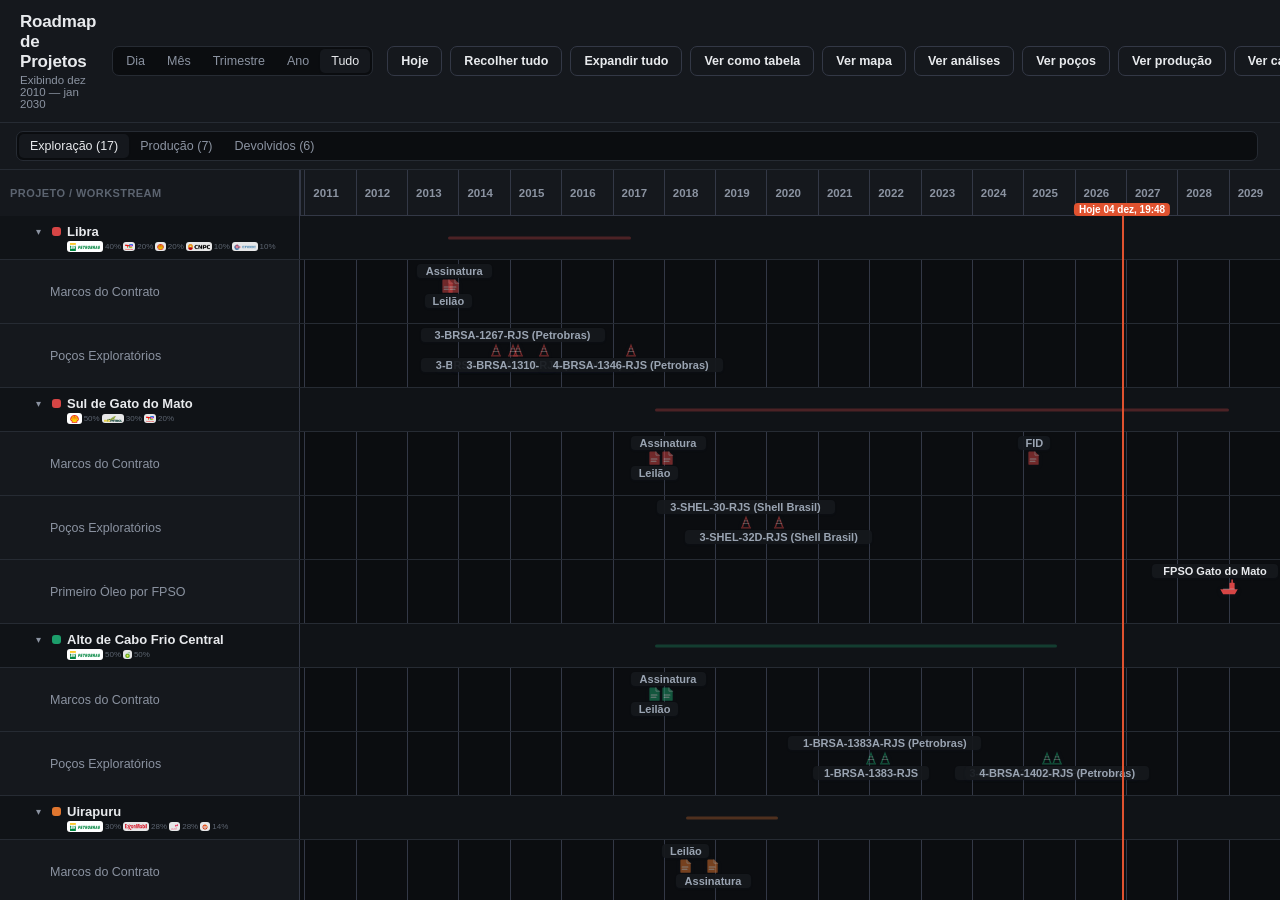
<file: index.html>
<!DOCTYPE html>
<html lang="pt-BR">
<head>
<meta charset="UTF-8" />
<meta name="viewport" content="width=device-width, initial-scale=1.0" />
<title>Roadmap PMO</title>
<link rel="stylesheet" href="style.css?v=173" />
</head>
<body>

<header class="toolbar">
  <div class="toolbar-left">
    <h1>Roadmap de Projetos</h1>
    <span class="subtitle" id="rangeLabel"></span>
  </div>
  <div class="toolbar-right">
    <div class="scale-switch" id="scaleSwitch">
      <button data-scale="day" class="scale-btn">Dia</button>
      <button data-scale="month" class="scale-btn">Mês</button>
      <button data-scale="quarter" class="scale-btn">Trimestre</button>
      <button data-scale="year" class="scale-btn">Ano</button>
      <button data-scale="all" class="scale-btn active">Tudo</button>
    </div>
    <button class="btn-ghost" id="todayBtn">Hoje</button>
    <button class="btn-ghost" id="collapseAllBtn">Recolher tudo</button>
    <button class="btn-ghost" id="expandAllBtn">Expandir tudo</button>
    <a class="btn-ghost" href="tabela.html">Ver como tabela</a>
    <a class="btn-ghost" href="mapa.html">Ver mapa</a>
    <a class="btn-ghost" href="analises.html">Ver análises</a>
    <a class="btn-ghost" href="pocos.html">Ver poços</a>
    <a class="btn-ghost" href="producao.html">Ver produção</a>
    <a class="btn-ghost" href="campo.html">Ver campo</a>
    <a class="btn-ghost" href="dados.html">Ver dados</a>
    <a class="btn-ghost" href="noticias.html">Ver notícias</a>
    <button class="btn-ghost" id="exportBtn">Exportar</button>
  </div>
</header>

<main class="roadmap-wrapper">
  <div class="group-tab-bar">
    <div class="scale-switch" id="groupTabSwitch">
      <button data-group="exploracao" class="scale-btn">Exploração</button>
      <button data-group="producao" class="scale-btn">Produção</button>
      <button data-group="devolvidos" class="scale-btn">Devolvidos</button>
    </div>
  </div>
  <div class="roadmap-scroll" id="scrollContainer">
    <div class="roadmap-grid" id="grid"></div>
  </div>
  <div class="empty-state" id="emptyState" hidden>
    <p>Nenhum projeto ainda.</p>
  </div>
</main>

<div class="popover" id="popover" hidden></div>

<div class="toast" id="toast" hidden></div>

<script src="shared.js?v=83"></script>
<script src="app.js?v=47"></script>
</body>
</html>
</file>
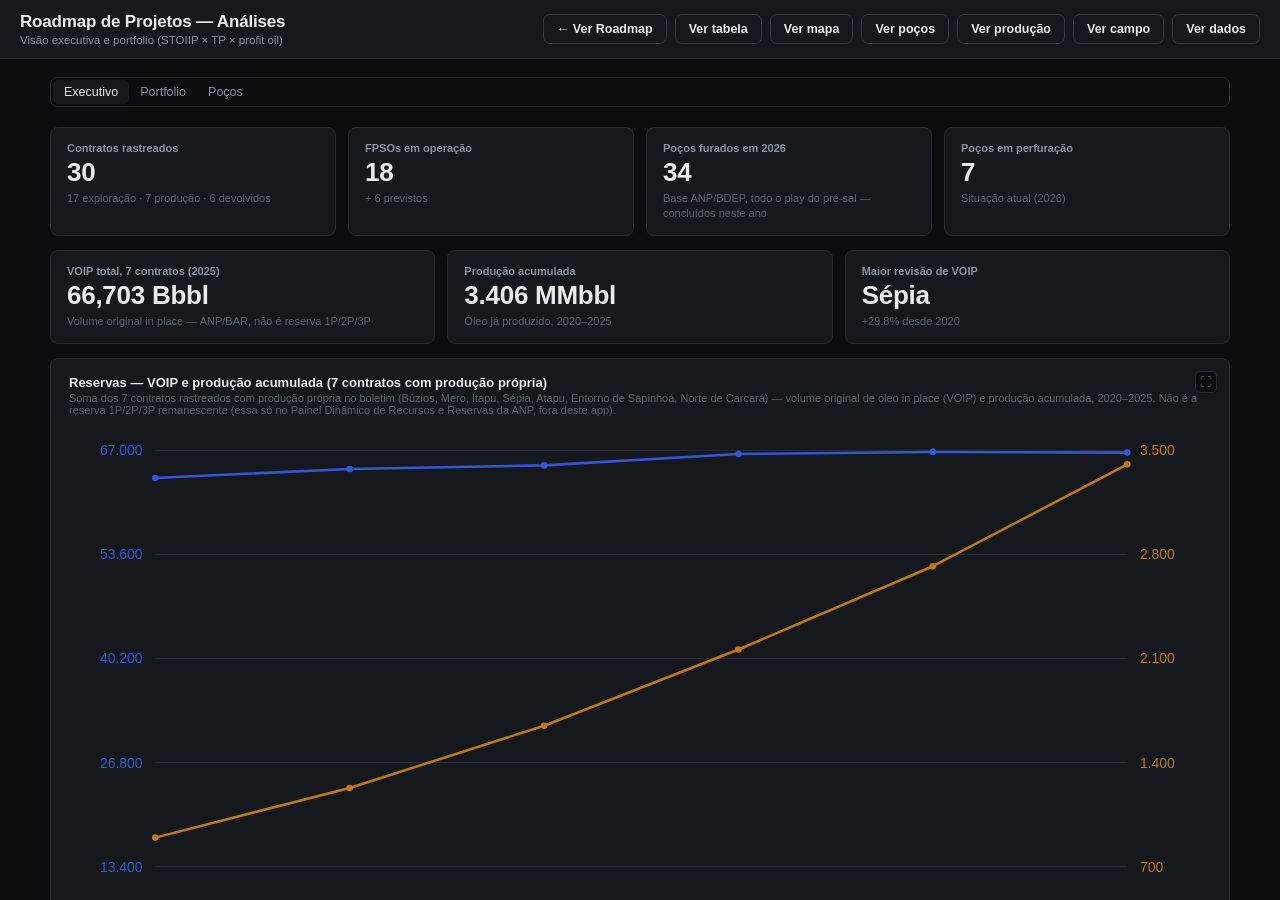
<file: analises.html>
<!DOCTYPE html>
<html lang="pt-BR">
<head>
<meta charset="UTF-8" />
<meta name="viewport" content="width=device-width, initial-scale=1.0" />
<title>Roadmap PMO — Análises</title>
<link rel="stylesheet" href="style.css?v=172" />
</head>
<body>

<header class="toolbar">
  <div class="toolbar-left">
    <h1>Roadmap de Projetos — Análises</h1>
    <span class="subtitle">Visão executiva e portfolio (STOIIP × TP × profit oil)</span>
  </div>
  <div class="toolbar-right">
    <a class="btn-ghost" href="index.html">← Ver Roadmap</a>
    <a class="btn-ghost" href="tabela.html">Ver tabela</a>
    <a class="btn-ghost" href="mapa.html">Ver mapa</a>
    <a class="btn-ghost" href="pocos.html">Ver poços</a>
    <a class="btn-ghost" href="producao.html">Ver produção</a>
    <a class="btn-ghost" href="campo.html">Ver campo</a>
    <a class="btn-ghost" href="dados.html">Ver dados</a>
  </div>
</header>

<main class="analytics-wrapper" id="analyticsWrapper"></main>

<div class="toast" id="toast" hidden></div>

<script src="shared.js?v=82"></script>
<script src="analises.js?v=45"></script>
</body>
</html>
</file>
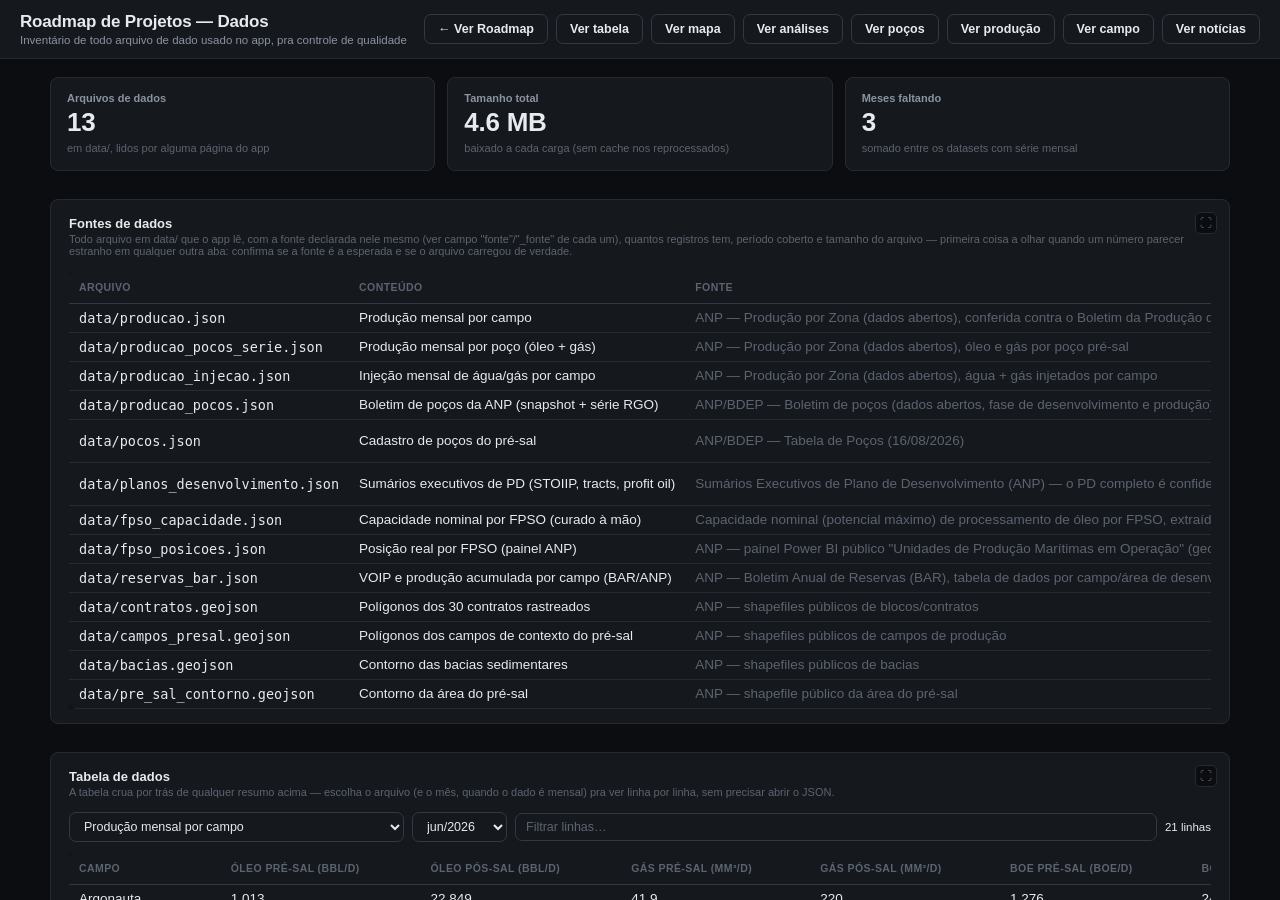
<file: dados.html>
<!DOCTYPE html>
<html lang="pt-BR">
<head>
<meta charset="UTF-8" />
<meta name="viewport" content="width=device-width, initial-scale=1.0" />
<title>Roadmap PMO — Dados</title>
<link rel="stylesheet" href="style.css?v=173" />
</head>
<body>

<header class="toolbar">
  <div class="toolbar-left">
    <h1>Roadmap de Projetos — Dados</h1>
    <span class="subtitle">Inventário de todo arquivo de dado usado no app, pra controle de qualidade</span>
  </div>
  <div class="toolbar-right">
    <a class="btn-ghost" href="index.html">← Ver Roadmap</a>
    <a class="btn-ghost" href="tabela.html">Ver tabela</a>
    <a class="btn-ghost" href="mapa.html">Ver mapa</a>
    <a class="btn-ghost" href="analises.html">Ver análises</a>
    <a class="btn-ghost" href="pocos.html">Ver poços</a>
    <a class="btn-ghost" href="producao.html">Ver produção</a>
    <a class="btn-ghost" href="campo.html">Ver campo</a>
    <a class="btn-ghost" href="noticias.html">Ver notícias</a>
  </div>
</header>

<main class="analytics-wrapper" id="dadosWrapper"></main>

<div class="toast" id="toast" hidden></div>

<script src="shared.js?v=83"></script>
<script src="dados.js?v=9"></script>
</body>
</html>
</file>
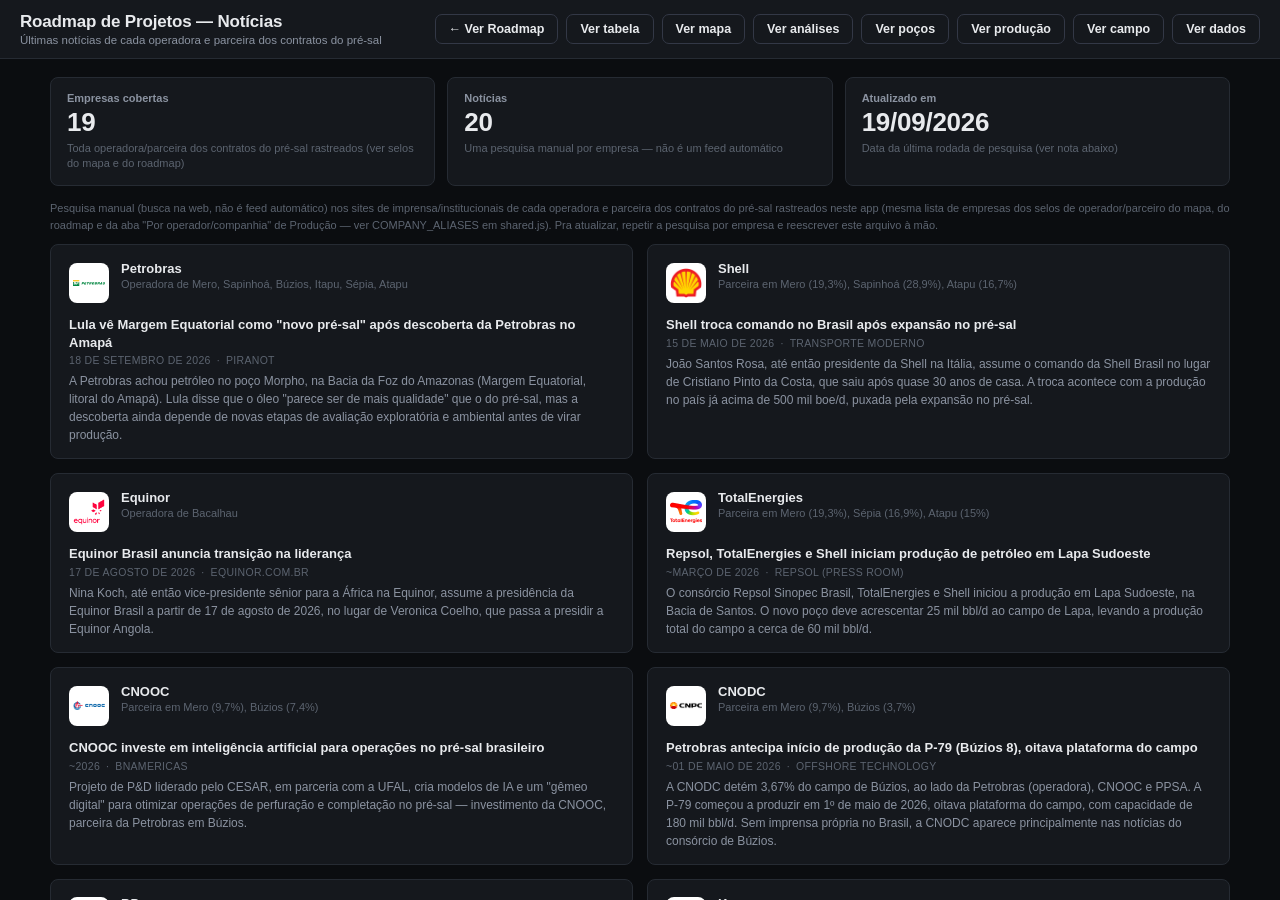
<file: noticias.html>
<!DOCTYPE html>
<html lang="pt-BR">
<head>
<meta charset="UTF-8" />
<meta name="viewport" content="width=device-width, initial-scale=1.0" />
<title>Roadmap PMO — Notícias</title>
<link rel="stylesheet" href="style.css?v=173" />
</head>
<body>

<header class="toolbar">
  <div class="toolbar-left">
    <h1>Roadmap de Projetos — Notícias</h1>
    <span class="subtitle">Últimas notícias de cada operadora e parceira dos contratos do pré-sal</span>
  </div>
  <div class="toolbar-right">
    <a class="btn-ghost" href="index.html">← Ver Roadmap</a>
    <a class="btn-ghost" href="tabela.html">Ver tabela</a>
    <a class="btn-ghost" href="mapa.html">Ver mapa</a>
    <a class="btn-ghost" href="analises.html">Ver análises</a>
    <a class="btn-ghost" href="pocos.html">Ver poços</a>
    <a class="btn-ghost" href="producao.html">Ver produção</a>
    <a class="btn-ghost" href="campo.html">Ver campo</a>
    <a class="btn-ghost" href="dados.html">Ver dados</a>
  </div>
</header>

<main class="analytics-wrapper" id="noticiasWrapper"></main>

<div class="toast" id="toast" hidden></div>

<script src="shared.js?v=83"></script>
<script src="noticias.js?v=2"></script>
</body>
</html>
</file>
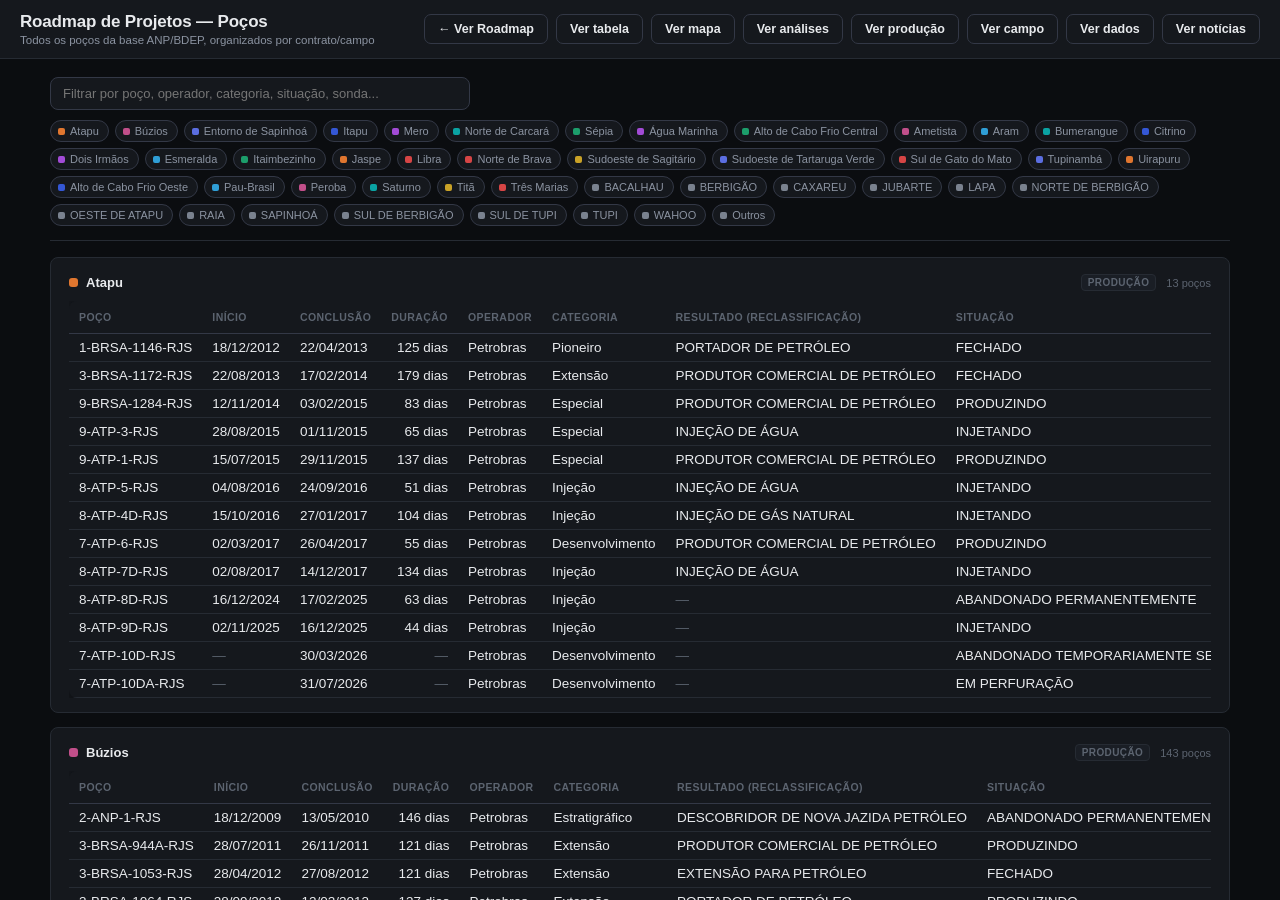
<file: pocos.html>
<!DOCTYPE html>
<html lang="pt-BR">
<head>
<meta charset="UTF-8" />
<meta name="viewport" content="width=device-width, initial-scale=1.0" />
<title>Roadmap PMO — Poços</title>
<link rel="stylesheet" href="style.css?v=173" />
</head>
<body>

<header class="toolbar">
  <div class="toolbar-left">
    <h1>Roadmap de Projetos — Poços</h1>
    <span class="subtitle">Todos os poços da base ANP/BDEP, organizados por contrato/campo</span>
  </div>
  <div class="toolbar-right">
    <a class="btn-ghost" href="index.html">← Ver Roadmap</a>
    <a class="btn-ghost" href="tabela.html">Ver tabela</a>
    <a class="btn-ghost" href="mapa.html">Ver mapa</a>
    <a class="btn-ghost" href="analises.html">Ver análises</a>
    <a class="btn-ghost" href="producao.html">Ver produção</a>
    <a class="btn-ghost" href="campo.html">Ver campo</a>
    <a class="btn-ghost" href="dados.html">Ver dados</a>
    <a class="btn-ghost" href="noticias.html">Ver notícias</a>
  </div>
</header>

<main class="pocos-wrapper" id="pocosWrapper"></main>

<div class="toast" id="toast" hidden></div>

<script src="shared.js?v=83"></script>
<script src="pocos.js?v=9"></script>
</body>
</html>
</file>
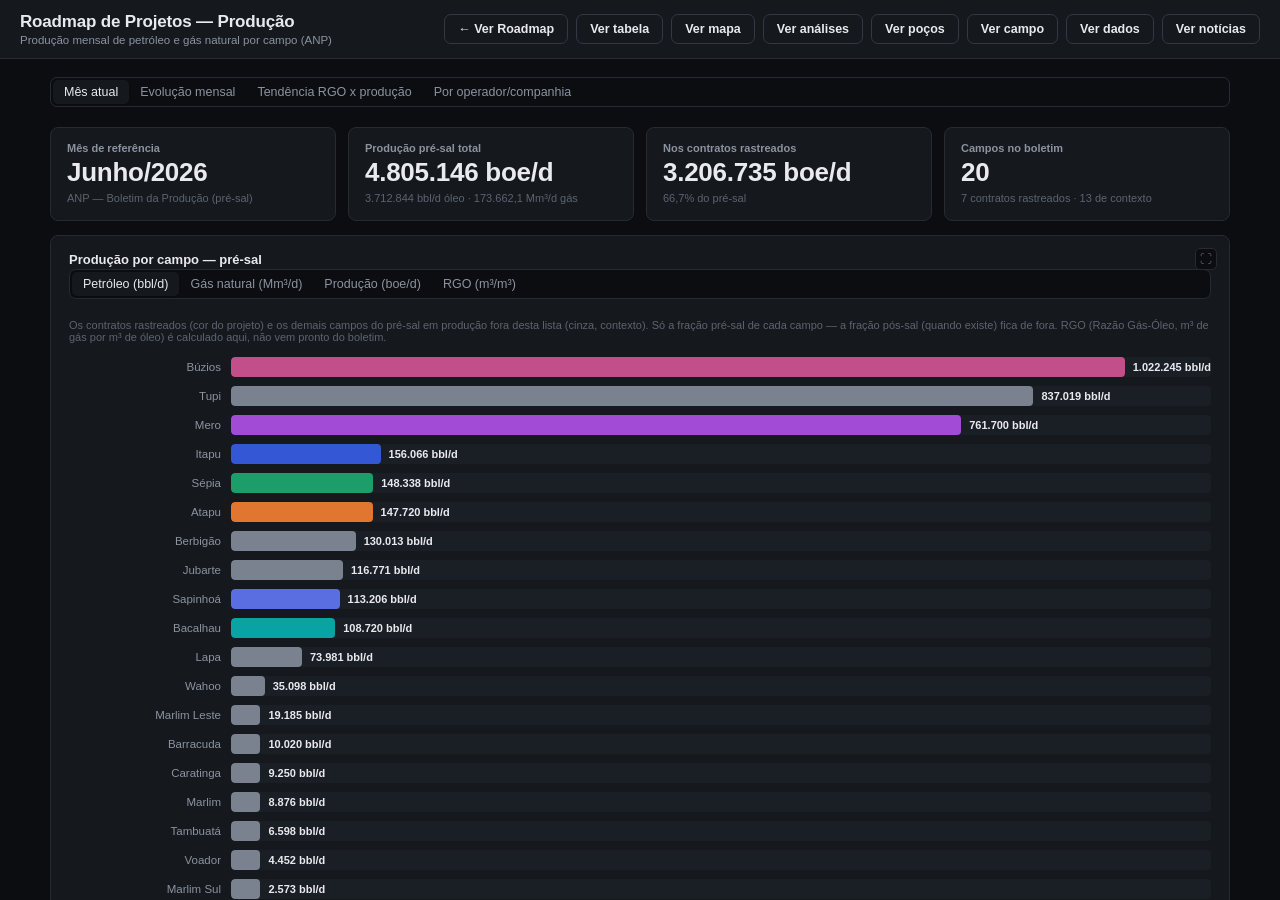
<file: producao.html>
<!DOCTYPE html>
<html lang="pt-BR">
<head>
<meta charset="UTF-8" />
<meta name="viewport" content="width=device-width, initial-scale=1.0" />
<title>Roadmap PMO — Produção</title>
<link rel="stylesheet" href="style.css?v=173" />
</head>
<body>

<header class="toolbar">
  <div class="toolbar-left">
    <h1>Roadmap de Projetos — Produção</h1>
    <span class="subtitle">Produção mensal de petróleo e gás natural por campo (ANP)</span>
  </div>
  <div class="toolbar-right">
    <a class="btn-ghost" href="index.html">← Ver Roadmap</a>
    <a class="btn-ghost" href="tabela.html">Ver tabela</a>
    <a class="btn-ghost" href="mapa.html">Ver mapa</a>
    <a class="btn-ghost" href="analises.html">Ver análises</a>
    <a class="btn-ghost" href="pocos.html">Ver poços</a>
    <a class="btn-ghost" href="campo.html">Ver campo</a>
    <a class="btn-ghost" href="dados.html">Ver dados</a>
    <a class="btn-ghost" href="noticias.html">Ver notícias</a>
  </div>
</header>

<main class="analytics-wrapper" id="producaoWrapper"></main>

<div class="toast" id="toast" hidden></div>

<script src="shared.js?v=83"></script>
<script src="producao.js?v=29"></script>
</body>
</html>
</file>
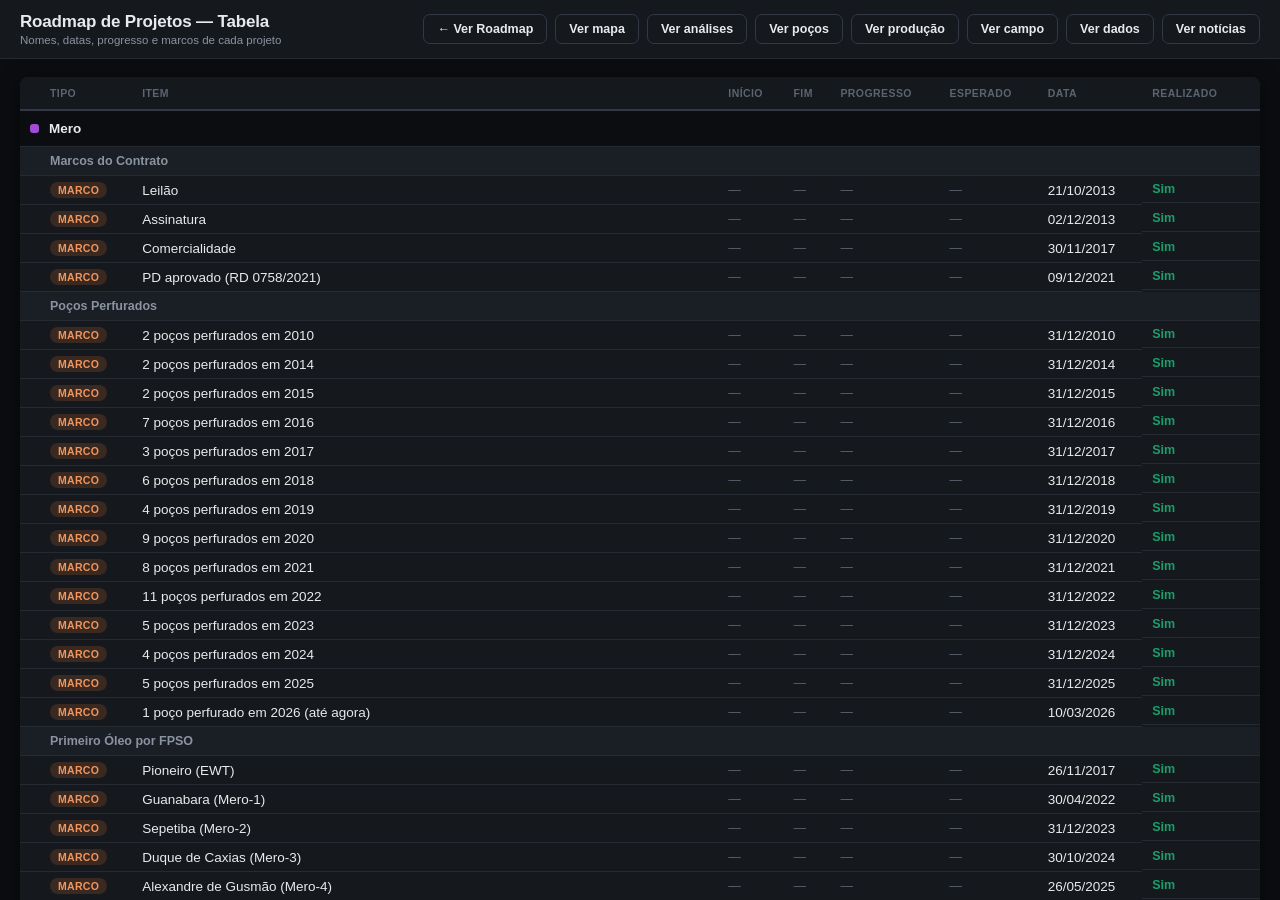
<file: tabela.html>
<!DOCTYPE html>
<html lang="pt-BR">
<head>
<meta charset="UTF-8" />
<meta name="viewport" content="width=device-width, initial-scale=1.0" />
<title>Roadmap PMO — Tabela</title>
<link rel="stylesheet" href="style.css?v=173" />
</head>
<body>

<header class="toolbar">
  <div class="toolbar-left">
    <h1>Roadmap de Projetos — Tabela</h1>
    <span class="subtitle">Nomes, datas, progresso e marcos de cada projeto</span>
  </div>
  <div class="toolbar-right">
    <a class="btn-ghost" href="index.html">← Ver Roadmap</a>
    <a class="btn-ghost" href="mapa.html">Ver mapa</a>
    <a class="btn-ghost" href="analises.html">Ver análises</a>
    <a class="btn-ghost" href="pocos.html">Ver poços</a>
    <a class="btn-ghost" href="producao.html">Ver produção</a>
    <a class="btn-ghost" href="campo.html">Ver campo</a>
    <a class="btn-ghost" href="dados.html">Ver dados</a>
    <a class="btn-ghost" href="noticias.html">Ver notícias</a>
  </div>
</header>

<main class="table-wrapper">
  <div id="tableContainer"></div>
  <div class="empty-state" id="emptyState" hidden>
    <p>Nenhum projeto ainda.</p>
  </div>
</main>

<div class="toast" id="toast" hidden></div>

<script src="shared.js?v=83"></script>
<script src="tabela.js?v=3"></script>
</body>
</html>
</file>
<file: style.css>
/* Tema escuro/"executivo" por padrão em todo o app — mesma paleta usada
   no mapa (mapa.html tem seu próprio conjunto --map-* redundante, mas
   equivalente; deixado como está para não arriscar regressão lá). */
:root {
  --bg: #0b0d10;
  --panel: #15181d;
  --surface: #1a1e25;
  --border: #262b33;
  --border-strong: #333846;
  --text: #e8eaed;
  --text-muted: #8b93a1;
  --text-faint: #5c6470;
  --accent: #3457d5;
  --accent-soft: rgba(52, 87, 213, 0.18);
  --danger: #d64545;
  --today: #e0522f;
  /* Aba Tendência RGO x produção (producao.js) — óleo em verde, RGO em
     vermelho (pedido explícito, não o par cromático de PALETTE). */
  --trend-oleo: #1c9e6b;
  --trend-rgo: #d64545;
  --trend-agua: #3aa8ff;
  --row-h: 44px;
  --sidebar-w: 300px;
  --radius: 8px;
  --shadow: 0 4px 20px rgba(0, 0, 0, 0.5);
  font-synthesis: none;
}

* { box-sizing: border-box; }

html, body {
  margin: 0;
  height: 100%;
  background: var(--bg);
  color: var(--text);
  font-family: -apple-system, BlinkMacSystemFont, "Segoe UI", Inter, Roboto, Helvetica, Arial, sans-serif;
  font-size: 13.5px;
  overflow: hidden;
}

body { display: flex; flex-direction: column; height: 100vh; }

/* ---------- Toolbar ---------- */
.toolbar {
  display: flex;
  align-items: center;
  justify-content: space-between;
  padding: 12px 20px;
  background: var(--panel);
  border-bottom: 1px solid var(--border);
  flex: 0 0 auto;
  gap: 16px;
}
.toolbar-left { display: flex; flex-direction: column; gap: 2px; }
.toolbar-left h1 { font-size: 17px; font-weight: 700; margin: 0; letter-spacing: -0.01em; }
.subtitle { font-size: 11.5px; color: var(--text-muted); }
.toolbar-right { display: flex; align-items: center; gap: 8px; }

.scale-switch {
  display: flex;
  background: var(--bg);
  border: 1px solid var(--border);
  border-radius: 7px;
  padding: 2px;
  margin-right: 6px;
}
.scale-btn {
  border: none;
  background: transparent;
  padding: 5px 11px;
  font-size: 12.5px;
  font-weight: 500;
  color: var(--text-muted);
  border-radius: 5px;
  cursor: pointer;
}
.scale-btn.active { background: var(--panel); color: var(--text); box-shadow: 0 1px 2px rgba(0,0,0,0.08); }

.btn-ghost {
  font-family: inherit;
  font-size: 12.5px;
  font-weight: 600;
  border-radius: 7px;
  cursor: pointer;
  border: 1px solid transparent;
  padding: 7px 13px;
  transition: background .12s, border-color .12s;
  white-space: nowrap;
  display: inline-flex;
  align-items: center;
  text-decoration: none;
  background: var(--panel); color: var(--text); border-color: var(--border-strong);
}
.btn-ghost:hover { background: var(--surface); }
/* "Ver tudo" (createLineChart, shared.js) fica destacado só enquanto o
   gráfico está com algum zoom ativo (eixo x ou y) — sem isso um zoom em Y
   preso (ex.: roda do mouse sobre o rótulo do eixo por engano) não dava
   nenhuma pista visual de que o teto do gráfico não é mais automático; a
   linha do campo maior (Búzios, Mero...) simplesmente sumia pro alto,
   parecendo produção baixa. */
.btn-ghost.is-zoomed { background: var(--accent-soft); border-color: var(--accent); color: #6f8bff; }
.btn-ghost.is-zoomed:hover { background: var(--accent-soft); }

/* ---------- Layout ---------- */
/* flex column: group-tab-bar (altura própria) + roadmap-scroll (resto do
   espaço) — antes só a segunda existia (height:100%, sem coluna flex),
   ver group-tab-bar logo abaixo (sub-abas Exploração/Produção/Devolvidos,
   substituem o antigo grupo colapsável dentro da própria timeline). */
.roadmap-wrapper { flex: 1 1 auto; position: relative; overflow: hidden; display: flex; flex-direction: column; }
.group-tab-bar {
  flex: 0 0 auto; padding: 8px 16px; border-bottom: 1px solid var(--border);
  background: var(--panel);
}
.roadmap-scroll { flex: 1 1 auto; width: 100%; overflow: auto; cursor: grab; }
.roadmap-scroll.panning { cursor: grabbing; user-select: none; }
.roadmap-scroll.panning * { cursor: grabbing !important; user-select: none; }
.roadmap-grid { position: relative; display: block; }

.empty-state {
  position: absolute; inset: 0; display: flex; flex-direction: column;
  align-items: center; justify-content: center; gap: 14px; color: var(--text-muted);
}
.empty-state[hidden] { display: none; }

/* ---------- Rows ---------- */
.row {
  display: flex;
  height: var(--row-h);
  border-bottom: 1px solid var(--border);
  position: relative;
}
.row.header-row {
  position: sticky; top: 0; z-index: 30; background: var(--panel);
  border-bottom: 1px solid var(--border-strong);
  height: var(--header-h, 46px);
}
.row.project-row { background: #101317; }
.row.project-row:hover { background: var(--surface); }
.row.workstream-row:hover .label-cell { background: var(--surface); }

.label-cell {
  flex: 0 0 var(--sidebar-w);
  width: var(--sidebar-w);
  position: sticky; left: 0; z-index: 20;
  background: inherit;
  display: flex; align-items: center;
  padding: 0 8px 0 10px;
  border-right: 1px solid var(--border-strong);
  gap: 6px;
  overflow: hidden;
}
.row.header-row .label-cell { background: var(--panel); z-index: 40; height: var(--header-h, 46px); }
/* Indentação em cascata: projeto < workstream (grupo Exploração/Produção/
   Devolvidos virou sub-aba do toolbar, não é mais um nível na timeline). */
.row.project-row .label-cell { padding-left: 30px; }
.row.workstream-row .label-cell { background: var(--panel); padding-left: 50px; }

/* Linha de projeto ganha uma 2ª linha (selos de operador/parceiro, ver
   companyBadgesFor em shared.js), embaixo do nome — as outras linhas
   (grupo, workstream) continuam de uma linha só, sem selo. */
.row.project-row .label-cell {
  flex-direction: column; align-items: stretch; justify-content: center;
  gap: 2px; padding-top: 4px; padding-bottom: 4px;
}
.project-label-main { display: flex; align-items: center; gap: 6px; overflow: hidden; }
.project-badges-row {
  display: flex; align-items: center; gap: 2px; flex-wrap: wrap;
  padding-left: 37px; /* alinha com o texto do nome: chevron(16)+gap(6)+dot(9)+gap(6) */
}
.company-badge {
  display: inline-flex; align-items: center; justify-content: center;
  border-radius: 50%; color: #fff; font-weight: 700; line-height: 1;
  flex: none; user-select: none;
}
/* Discreto de propósito: bem menor que o nome do projeto (13px), só um
   indício visual de quem é o operador/parceiro, não um elemento que
   disputa atenção com o nome. */
.company-badge-operador { width: 10px; height: 10px; font-size: 4.3px; }
.company-badge-parceiro { width: 7px; height: 7px; font-size: 3.6px; opacity: 0.85; }

/* Logo real (ver COMPANY_LOGO_FILES em shared.js) em vez do círculo com
   sigla — logo de empresa costuma ser uma marca larga (wordmark), não um
   ícone quadrado, por isso vira um chip retangular branco (a maioria dos
   logos oficiais é pensada pra fundo claro) em vez de forçar num círculo. */
.company-logo-chip {
  display: inline-flex; align-items: center; justify-content: center;
  background: #fff; border-radius: 3px; flex: none; line-height: 0;
}
.company-logo-chip img { display: block; width: auto; }
.company-logo-chip-operador { height: 11px; padding: 1px 3px; }
.company-logo-chip-operador img { height: 8px; max-width: 30px; }
.company-logo-chip-parceiro { height: 9px; padding: 1px 2px; opacity: 0.9; }
.company-logo-chip-parceiro img { height: 6px; max-width: 22px; }

/* Selo + percentual do PD lado a lado, como UM item só (ver item em
   app.js) — dentro de .project-badges-row (flex-wrap), agrupar os dois
   evita que o "%" quebre linha separado do selo a que pertence. Só
   parceiro tem texto aqui (operador não carrega pct nos dados, ver
   companyBadgesFor em shared.js). */
.company-badge-item { display: inline-flex; align-items: center; gap: 2px; }
.company-badge-pct { font-size: 8px; line-height: 1; color: var(--text-faint); white-space: nowrap; }
.corner-title { font-size: 11px; font-weight: 700; color: var(--text-faint); text-transform: uppercase; letter-spacing: .04em; }

.chevron {
  width: 16px; height: 16px; flex: 0 0 16px; display: flex; align-items: center; justify-content: center;
  cursor: pointer; color: var(--text-muted); font-size: 10px; transition: transform .15s;
  user-select: none;
}
.chevron.collapsed { transform: rotate(-90deg); }

.color-dot { width: 9px; height: 9px; border-radius: 3px; flex: 0 0 9px; }

.label-text {
  overflow: hidden; text-overflow: ellipsis; white-space: nowrap; flex: 1 1 auto;
  font-weight: 600; font-size: 13px; cursor: default;
}
.row.workstream-row .label-text { font-weight: 500; color: var(--text-muted); font-size: 12.5px; }

.timeline-cell {
  position: relative;
  flex: 1 1 auto;
}

.project-overview-bar {
  position: absolute; height: 3px; border-radius: 1.5px; top: 50%; transform: translateY(-50%);
  pointer-events: none;
}

/* linhas de grade + destaque de fim de semana, via overlay atrás das linhas */
.gridline {
  position: absolute; top: 0; bottom: 0; width: 1px; background: var(--border);
}
.gridline.month-start { background: var(--border-strong); }

.weekend-shade {
  position: absolute; top: 0; background: rgba(255, 255, 255, 0.045); pointer-events: none;
}

/* Cabeçalho em duas camadas: "coarse" (contexto: ano/mês/semana) e "fine"
   (detalhe: mês/semana/dia), trocadas dinamicamente conforme o zoom. */
.header-tier-label {
  position: absolute; display: flex; align-items: center;
  padding-left: 8px; border-left: 1px solid var(--border-strong);
  box-sizing: border-box; text-transform: capitalize;
  overflow: hidden; white-space: nowrap; text-overflow: ellipsis;
}
.header-tier-label.coarse {
  font-size: 10px; font-weight: 700; color: var(--text-faint);
  letter-spacing: .04em; text-transform: uppercase;
  background: var(--panel); border-bottom: 1px solid var(--border);
}
.header-tier-label.fine {
  font-size: 11.5px; font-weight: 600; color: var(--text-muted);
}
.header-tier-label.fine.weekend { color: var(--today); opacity: 0.85; }
/* Mês como linha "fine" (dentro do cabeçalho de ano): coluna estreita
   demais pra padding lateral + texto alinhado à esquerda como as outras
   linhas "fine" — centraliza e reduz a fonte, igual ao dia. */
.header-tier-label.fine.unit-month {
  padding-left: 0; justify-content: center; text-align: center; font-size: 10px;
}
.header-tier-label.unit-day {
  padding-left: 0; justify-content: center; text-align: center;
  font-size: 10.5px; font-weight: 600;
}

.today-line {
  position: absolute; top: var(--header-h, 46px); bottom: 0; width: 2px; background: var(--today);
  z-index: 15; pointer-events: none;
}
.today-flag {
  position: absolute; top: var(--header-h, 46px); transform: translate(-50%, -100%);
  background: var(--today); color: #fff; font-size: 10px; font-weight: 700;
  padding: 1px 5px; border-radius: 4px; z-index: 41; pointer-events: none;
}

/* ---------- Task bars ---------- */
.task-lane { position: absolute; left: 0; right: 0; }

.task-bar {
  position: absolute;
  height: 22px;
  border-radius: 6px;
  cursor: default;
  box-shadow: 0 1px 2px rgba(20,30,50,0.15);
  user-select: none;
}
/* Realce translúcido cobrindo a fração já concluída de uma barra colorida
   (tarefa ou barra-resumo de projeto) — mesma lógica visual nos dois casos. */
.progress-fill {
  position: absolute; left: 0; top: 0; bottom: 0;
  background: rgba(255,255,255,0.35);
}
.task-bar .progress-fill { border-radius: 6px 0 0 6px; }
/* left é recalculado via JS para acompanhar a porção visível da barra na
   tela (rolagem/zoom), mantendo o nome sempre legível e centralizado. */
.task-bar .bar-label {
  position: absolute; top: 0; bottom: 0; left: 8px;
  display: flex; align-items: center;
  font-size: 11.5px; font-weight: 600; color: #fff;
  white-space: nowrap; overflow: hidden; text-overflow: ellipsis; pointer-events: none;
}

.milestone {
  position: absolute; width: 15px; height: 15px;
  transform: translate(-50%, -50%) rotate(45deg);
  border-radius: 3px;
  cursor: default;
  box-shadow: 0 1px 3px rgba(20,30,50,0.3);
  z-index: 12;
}
/* Marcos com ícone próprio (contrato/FPSO) não usam o losango rotacionado:
   o SVG interno já define a forma, então aqui só cuidamos de tamanho e
   centralização, sem cortar o desenho com border-radius. */
.milestone.milestone-icon {
  transform: translate(-50%, -50%);
  border-radius: 0;
  box-shadow: none;
  background: transparent;
}
.milestone.milestone-icon svg { display: block; width: 100%; height: 100%; filter: drop-shadow(0 1px 2px rgba(20,30,50,0.35)); }
/* FPSO (navio) renderiza um pouco maior que o padrão — a silhueta do casco
   lê pior em tamanhos pequenos do que o ícone de documento. */
.milestone.milestone-fpso { width: 20px; height: 20px; }
.milestone-label {
  position: absolute; transform: translateY(-100%);
  font-size: 11px; font-weight: 600; color: var(--text);
  text-align: center; white-space: nowrap; overflow: hidden; text-overflow: ellipsis;
  pointer-events: none; background: rgba(21,24,29,0.92);
  padding: 1px 4px; border-radius: 4px; z-index: 13;
  box-shadow: 0 1px 2px rgba(20,30,50,0.12);
}
.milestone-label.below { transform: translateY(0); }

/* Dois números centralizados abaixo da barra: progresso real e esperado */
.progress-numbers {
  position: absolute; text-align: center;
  font-size: 10.5px; white-space: nowrap; pointer-events: none;
}
.progress-numbers .actual { font-weight: 700; }
.progress-numbers .actual.on-track { color: #1c9e6b; }
.progress-numbers .actual.slightly-behind { color: #e0762f; }
.progress-numbers .actual.behind { color: #d64545; }
.progress-numbers .actual.complete { color: var(--text-faint); }
.progress-numbers .sep { color: var(--text-faint); font-weight: 400; margin: 0 2px; }
.progress-numbers .expected { color: var(--text-faint); font-weight: 600; }

/* ---------- Popover ---------- */
.popover {
  position: absolute; z-index: 90; background: var(--panel); border: 1px solid var(--border-strong);
  border-radius: 8px; box-shadow: var(--shadow); padding: 8px;
}

/* Tooltip de hover/clique do marco (reaproveita o #popover, sem outro uso na
   página) — position: fixed porque a posição vem de getBoundingClientRect
   do losango, coordenadas de viewport, não de documento. pointer-events
   none: é só leitura, não deve interceptar o mouse nem competir com o
   mouseleave do losango que o abriu. */
.popover.milestone-tooltip-popover {
  position: fixed; max-width: 280px; pointer-events: none; padding: 10px 12px;
}
.milestone-tooltip h3 { margin: 0 0 4px; font-size: 13px; font-weight: 700; color: var(--text); }
.milestone-tooltip-meta { margin: 0 0 4px; font-size: 11.5px; color: var(--text-muted); }
.milestone-tooltip-status { margin: 0; font-size: 11.5px; font-weight: 600; color: var(--text); }
.milestone-tooltip-approx { margin: 4px 0 0; font-size: 11px; color: var(--text-muted); font-style: italic; }
.milestone-tooltip-popover::after {
  content: ''; position: absolute; left: var(--arrow-left, 50%); transform: translateX(-50%);
  width: 0; height: 0; border-left: 6px solid transparent; border-right: 6px solid transparent;
}
.milestone-tooltip-popover.arrow-above::after { top: 100%; border-top: 6px solid var(--panel); }
.milestone-tooltip-popover.arrow-below::after { bottom: 100%; border-bottom: 6px solid var(--panel); }

/* ---------- Toast ---------- */
.toast {
  position: fixed; bottom: 22px; left: 50%; transform: translateX(-50%);
  background: var(--panel); color: var(--text); border: 1px solid var(--border-strong);
  padding: 9px 16px; border-radius: 8px;
  font-size: 12.5px; font-weight: 500; z-index: 200; box-shadow: var(--shadow);
}

/* scrollbars */
.roadmap-scroll::-webkit-scrollbar { width: 11px; height: 11px; }
.roadmap-scroll::-webkit-scrollbar-track { background: transparent; }
.roadmap-scroll::-webkit-scrollbar-thumb { background: var(--border-strong); border-radius: 6px; border: 3px solid var(--bg); }
.roadmap-scroll::-webkit-scrollbar-thumb:hover { background: #454b5c; }

/* ---------- Visão em tabela (tabela.html) ---------- */
.table-wrapper {
  flex: 1 1 auto; overflow: auto; padding: 18px 20px 40px;
}
.data-table {
  width: 100%; min-width: 900px; border-collapse: collapse;
  background: var(--panel); border-radius: var(--radius); overflow: hidden;
  box-shadow: var(--shadow);
}
.data-table th {
  position: sticky; top: 0; z-index: 5; background: var(--panel);
  text-align: left; font-size: 10.5px; font-weight: 700; color: var(--text-faint);
  text-transform: uppercase; letter-spacing: .04em;
  padding: 10px 10px; border-bottom: 1px solid var(--border-strong);
}
.data-table td { padding: 6px 10px; border-bottom: 1px solid var(--border); vertical-align: middle; }
.data-table .indent-cell { width: 18px; padding: 0; }
.data-table .item-row:hover { background: var(--surface); }
.data-table .placeholder-row td { color: var(--text-faint); font-size: 12.5px; font-style: italic; padding: 8px 10px 8px 34px; }

.group-header-content { display: flex; align-items: center; gap: 10px; }
.project-header-row td { background: var(--bg); border-top: 2px solid var(--border-strong); padding: 10px; }
.group-name-text { font-weight: 700; font-size: 13.5px; }
.ws-header-row td { background: var(--surface); padding: 7px 10px 7px 30px; }
.ws-header-row .group-name-text { font-weight: 600; font-size: 12.5px; color: var(--text-muted); }

.type-badge {
  display: inline-block; padding: 2px 8px; border-radius: 20px;
  font-size: 10.5px; font-weight: 700; text-transform: uppercase; letter-spacing: .03em;
}
.type-badge.type-task { background: var(--accent-soft); color: #6f8bff; }
.type-badge.type-milestone { background: rgba(224, 118, 47, 0.18); color: #f0965e; }

.expected-cell, .empty-cell { color: var(--text-faint); font-size: 12.5px; }
.done-cell { display: flex; align-items: center; gap: 8px; }
.done-status { font-size: 12.5px; color: var(--text-muted); }
.done-status.done-yes { color: #1c9e6b; font-weight: 600; }
.overdue-flag { font-size: 11px; font-weight: 700; color: var(--danger); }

.progress-value.status-on-track { color: #1c9e6b; }
.progress-value.status-slightly-behind { color: #e0762f; }
.progress-value.status-behind { color: var(--danger); }
.progress-value.status-complete { color: var(--text-faint); }

/* ---------- Telas de toque: alvos maiores ---------- */
@media (hover: none) {
  .chevron { flex: 0 0 22px; width: 22px; height: 22px; font-size: 11px; }
  .scale-btn { padding: 7px 12px; }
}

/* ---------- Visão em mapa (mapa.html) ----------
   Tema escuro/"executivo", só nesta página (tokens próprios escopados em
   body.map-page — não mexe no tema claro do Gantt/tabela). Tiles de base
   também são escuros (CARTO Dark Matter, ver mapa.js); as cores de cada
   projeto (mesma paleta do resto do app) ficam mais evidentes sobre o
   fundo escuro do que ficariam sobre um mapa claro. */
body.map-page {
  --map-bg: #0b0d10;
  --map-panel: #15181d;
  --map-border: #262b33;
  --map-text: #e8eaed;
  --map-text-muted: #8b93a1;
  --map-text-faint: #5c6470;
  background: var(--map-bg);
}
body.map-page .toolbar {
  background: var(--map-panel);
  border-bottom: 1px solid var(--map-border);
}
body.map-page .toolbar-left h1, body.map-page .toolbar-left .subtitle { color: var(--map-text); }
body.map-page .toolbar-left .subtitle { color: var(--map-text-muted); }
body.map-page .btn-ghost {
  background: transparent; color: var(--map-text); border-color: var(--map-border);
}
body.map-page .btn-ghost:hover { background: #1e222a; }

/* O mapa ocupa 100% de .map-wrapper; o painel de controles (modo de cor +
   legenda + camadas) flutua por cima, ancorado no canto superior direito,
   em vez de empurrar o mapa como uma coluna lateral fixa — assim o mapa
   sempre fica em tela cheia por baixo dele. */
.map-wrapper { flex: 1 1 auto; position: relative; overflow: hidden; }
#map { position: absolute; inset: 0; background: var(--map-bg); }

.map-panel {
  position: absolute; top: 12px; right: 12px; z-index: 1000;
  width: 280px; max-height: calc(100% - 24px);
  display: flex; flex-direction: column;
  background: rgba(21, 24, 29, 0.92); backdrop-filter: blur(8px);
  -webkit-backdrop-filter: blur(8px);
  border: 1px solid var(--map-border); border-radius: 12px;
  box-shadow: 0 8px 28px rgba(0,0,0,0.5);
}
.map-panel-header {
  display: flex; align-items: center; justify-content: space-between;
  padding: 10px 12px; cursor: pointer; flex: 0 0 auto;
}
.map-panel-header h2 {
  margin: 0; font-size: 11.5px; font-weight: 700; letter-spacing: 0.04em;
  text-transform: uppercase; color: var(--map-text);
}
.map-panel-toggle {
  color: var(--map-text-muted); font-size: 10px; transition: transform .15s;
}
.map-panel.collapsed .map-panel-toggle { transform: rotate(-90deg); }
.map-panel-body {
  overflow-y: auto; padding: 0 12px 12px; border-top: 1px solid var(--map-border);
}
.map-panel.collapsed .map-panel-body { display: none; }
.map-panel.collapsed .map-panel-header { padding-bottom: 10px; }
.map-panel-section { margin-top: 14px; }
.map-panel-section:first-child { margin-top: 12px; }
.map-panel-group-header {
  display: flex; align-items: center; gap: 6px;
  font-size: 11.5px; font-weight: 700; letter-spacing: 0.04em; text-transform: uppercase;
  color: var(--map-text-muted);
  margin-bottom: 6px; cursor: pointer;
}
.map-panel-list { list-style: none; margin: 0; padding: 0; }
.map-panel-item {
  display: flex; align-items: center; gap: 7px;
  padding: 5px 4px; border-radius: 6px; cursor: pointer;
  font-size: 12.5px; color: var(--map-text);
}
.map-panel-item:hover { background: #1e222a; }
.map-panel-item.no-shape { color: var(--map-text-muted); }
.map-panel-dot { width: 9px; height: 9px; border-radius: 50%; flex: 0 0 auto; border: 1px solid transparent; }
.map-panel-flag {
  margin-left: auto; font-size: 9.5px; color: var(--map-text-faint);
  background: var(--map-bg); border: 1px solid var(--map-border); border-radius: 4px; padding: 1px 5px;
  white-space: nowrap;
}
.map-panel-note { font-size: 11px; color: var(--map-text-muted); line-height: 1.5; margin-top: 4px; }

/* Seletor "Colorir por" + legenda (status/rodada) */
.map-mode-control { margin-bottom: 10px; }
.map-mode-label {
  font-size: 11.5px; font-weight: 700; letter-spacing: 0.04em; text-transform: uppercase;
  color: var(--map-text-muted); margin-bottom: 6px;
}
.map-mode-buttons {
  display: grid; grid-template-columns: repeat(3, 1fr); gap: 2px;
  background: var(--map-bg); border: 1px solid var(--map-border);
  border-radius: 7px; padding: 2px;
}
.map-mode-btn {
  border: none; background: transparent; color: var(--map-text-muted);
  font-family: inherit; font-size: 11.5px; font-weight: 600; line-height: 1.25;
  padding: 5px 4px; border-radius: 5px; cursor: pointer; text-align: center;
}
.map-mode-btn.active { background: var(--map-panel); color: var(--map-text); }
.map-mode-btn:hover:not(.active) { color: var(--map-text); }
.map-legend { margin: 8px 0 4px; display: flex; flex-direction: column; gap: 4px; }
.map-legend-row { display: flex; align-items: center; gap: 7px; font-size: 11.5px; color: var(--map-text-muted); }
.map-legend-well-icon { flex: 0 0 auto; width: 15px; height: 15px; display: flex; align-items: center; justify-content: center; }

/* Escala contínua (STOIIP/Volume recuperado/Grau API, ver
   buildContinuousLegend em mapa.js) — barra em degradê + mín/máx nas
   pontas, "sem dado" à parte (nunca dentro da própria barra). */
.map-legend-gradient { height: 10px; border-radius: 3px; margin-top: 2px; }
.map-legend-scale-labels { display: flex; justify-content: space-between; font-size: 10.5px; color: var(--map-text-muted); margin-top: 3px; }
.map-legend-nodata-row { margin-top: 6px; }

/* Filtro de poço por SITUACAO/CATEGORIA (chips) */
.map-filter-group + .map-filter-group { margin-top: 14px; }
.map-filter-group-header { display: flex; align-items: center; justify-content: space-between; gap: 8px; margin-bottom: 6px; }
.map-filter-actions { display: flex; gap: 4px; flex: 0 0 auto; }
.map-filter-actions button {
  font-family: inherit; font-size: 10px; font-weight: 600; color: var(--map-text-muted);
  background: transparent; border: 1px solid var(--map-border); border-radius: 5px;
  padding: 2px 6px; cursor: pointer;
}
.map-filter-actions button:hover { color: var(--map-text); background: #1e222a; }
.map-filter-pills { display: flex; flex-wrap: wrap; gap: 5px; }
.map-filter-pill {
  font-family: inherit; font-size: 10.5px; padding: 3px 8px; border-radius: 10px;
  border: 1px solid var(--map-border); background: transparent; color: var(--map-text-faint);
  cursor: pointer; white-space: normal; text-align: left; max-width: 100%; line-height: 1.35;
  opacity: 0.55;
}
.map-filter-pill.active { color: var(--map-text); background: var(--map-panel); border-color: var(--map-border); opacity: 1; }
.map-filter-pill:hover { border-color: var(--map-text-muted); }
.map-filter-pill.is-none { font-style: italic; }

/* Legenda dos tipos de poço, discreta e sempre visível (fora do painel
   "Camadas", que começa recolhido) — canto inferior esquerdo, livre
   (zoom fica no superior esquerdo, atribuição no inferior direito).
   pointer-events: none pra não atrapalhar arrastar/zoom do mapa por
   baixo dela. */
.map-well-legend-fixed {
  position: absolute; left: 10px; bottom: 10px; z-index: 900;
  background: rgba(21, 24, 29, 0.82); backdrop-filter: blur(6px);
  -webkit-backdrop-filter: blur(6px);
  border: 1px solid var(--map-border); border-radius: 9px;
  padding: 7px 9px; pointer-events: none; max-width: 190px;
}
.map-well-legend-fixed .map-legend { margin: 0; gap: 3px; }
.map-well-legend-fixed .map-legend-row { font-size: 9.5px; gap: 5px; line-height: 1.3; }
.map-well-legend-fixed .map-legend-well-icon { width: 12px; height: 12px; }
.map-well-legend-fixed .map-legend-well-icon svg { width: 11px; height: 11px; }

/* Nome do projeto sobre o centro do polígono, só no zoom em que os poços
   ainda não aparecem (ver updateProjectLabels em mapa.js) — sombra forte
   pra ficar legível em cima de qualquer cor de preenchimento. O
   posicionamento do ícone em si (translate3d) é controlado pelo Leaflet
   via style inline — por isso o transform de centralização vai no `span`
   de dentro, não no wrapper do divIcon, pra não competir com ele. */
.map-project-label-icon { background: transparent; border: none; pointer-events: none; }
/* --map-label-scale (ver updateMapLabelScale em mapa.js) cresce/encolhe
   com o zoom do mapa — escalar o wrapper inteiro (não só a fonte do nome)
   mantém nome e selo na mesma proporção um do outro em qualquer zoom, sem
   precisar recalcular cada tamanho separadamente a cada passo. scale()
   depois do translate: centraliza primeiro (nas dimensões reais do
   conteúdo), escala em volta desse centro depois — não desloca o rótulo
   ao mudar de tamanho. */
.map-project-label-wrap {
  display: flex; flex-direction: column; align-items: center; gap: 3px;
  transform: translate(-50%, -50%) scale(var(--map-label-scale, 1));
}
.map-project-label {
  display: inline-block; white-space: nowrap;
  font-size: 11px; font-weight: 700; color: #fff;
  text-shadow: 0 1px 3px rgba(0,0,0,0.95), 0 0 6px rgba(0,0,0,0.8);
  letter-spacing: 0.01em;
}
/* Selo do operador e selos dos parceiros, os dois ABAIXO do nome mas em
   linhas separadas — operador primeiro, parceiros depois (ver
   mapLabelOperatorBadgeHTML/mapLabelPartnerBadgesHTML em mapa.js) — direto
   sobre o polígono, mesmos selos do popup, com uma sombra no lugar do
   fundo branco do chip de logo (não dá pra pintar um retângulo sólido
   atrás de cada um sem poluir o mapa). */
.map-label-badges { display: flex; align-items: center; gap: 1.5px; justify-content: center; }
.map-label-badges .company-badge { box-shadow: 0 1px 3px rgba(0,0,0,0.85); }
.map-label-badges .company-logo-chip { box-shadow: 0 1px 3px rgba(0,0,0,0.85); }
/* Menor que o mesmo selo no popup/roadmap (ver .company-badge-operador
   etc. lá em cima) — sobre o polígono ele já escala com o zoom (ver
   --map-label-scale), então o tamanho-base tem que ser bem discreto: no
   zoom em que aparece pela primeira vez (MAP_LABEL_BADGES_MIN_ZOOM) a
   escala já passa de 1×. Operador sempre 25% maior que parceiro (linha
   própria, ver acima) — cada dimensão do operador é a do parceiro × 1,25. */
.map-label-badges .company-badge-operador { width: 6.25px; height: 6.25px; font-size: 3.125px; }
.map-label-badges .company-badge-parceiro { width: 5px; height: 5px; font-size: 2.5px; }
.map-label-badges .company-logo-chip-operador { height: 8.125px; padding: 1px 2px; }
.map-label-badges .company-logo-chip-operador img { height: 5.625px; max-width: 18.75px; }
.map-label-badges .company-logo-chip-parceiro { height: 6.5px; padding: 0 1px; }
.map-label-badges .company-logo-chip-parceiro img { height: 4.5px; max-width: 15px; }
/* Abaixo de MAP_LABEL_BADGES_MIN_ZOOM (ver updateMapLabelScale em
   mapa.js) — visão geral bem afastada, dezenas de contratos na tela ao
   mesmo tempo: some só o selo, o nome continua. */
#map.map-labels-hide-badges .map-label-badges { display: none; }

/* Sliders do painel "Controles" (zoom mínimo dos poços, filtro de ano) */
.map-slider-row { margin-bottom: 10px; }
.map-slider-row:last-of-type { margin-bottom: 0; }
.map-slider-label {
  display: flex; justify-content: space-between; align-items: baseline;
  font-size: 12px; color: var(--map-text); margin-bottom: 5px;
}
.map-slider-label span:last-child { color: var(--map-text-muted); font-variant-numeric: tabular-nums; }
.map-slider-row input[type="range"] {
  width: 100%; display: block; accent-color: #5b8def; cursor: pointer; margin: 0;
}

/* Controles do Leaflet (zoom, atribuição) e popup — a skin padrão é clara
   e destoaria do resto da página. */
body.map-page .leaflet-bar, body.map-page .leaflet-bar a {
  background: var(--map-panel); border-color: var(--map-border); color: var(--map-text);
}
body.map-page .leaflet-bar a:hover { background: #1e222a; }
body.map-page .leaflet-control-attribution {
  background: rgba(11, 13, 16, 0.75); color: var(--map-text-muted);
}
body.map-page .leaflet-control-attribution a { color: var(--map-text-muted); }
body.map-page .leaflet-popup-content-wrapper, body.map-page .leaflet-popup-tip {
  background: var(--map-panel); color: var(--map-text);
  box-shadow: 0 8px 28px rgba(0,0,0,0.55);
}
body.map-page .leaflet-popup-close-button { color: var(--map-text-muted) !important; }
body.map-page .leaflet-popup-close-button:hover { color: var(--map-text) !important; }
/* Popup de contrato/campo com Plano de Desenvolvimento fica alto (a
   seção de PD sozinha já passa de 500px) — sem isso, um popup mais alto
   que a tela simplesmente vazava por cima, sem dar pra ler o topo nem
   fechar sem antes rolar a PÁGINA (que nem rola, é o mapa). autoPan fica
   desligado de propósito (ver popupHTML) pra não mudar zoom/posição do
   mapa ao abrir; a barra de rolagem interna resolve sem mexer nisso. */
body.map-page .leaflet-popup-content { max-height: 70vh; overflow-y: auto; padding-right: 4px; }

.map-popup h3 { margin: 0 0 6px; font-size: 13.5px; }
/* Selos de operador/parceiro (ver companyBadgesFor em shared.js e
   companyBadgesHTML em mapa.js) — embaixo do título, acima da tabela. */
.map-popup-badges { display: flex; align-items: center; gap: 3px; flex-wrap: wrap; margin: -2px 0 8px; }
.map-popup-badges .company-badge { border: 1px solid rgba(255,255,255,0.15); }
.map-popup table { border-collapse: collapse; font-size: 11.5px; width: 100%; table-layout: fixed; }
.map-popup td { padding: 1px 6px 1px 0; vertical-align: top; overflow-wrap: break-word; }
.map-popup td.k { color: var(--map-text-muted); width: 42%; }
.map-popup-source { margin: 6px 0 0; font-size: 10px; color: var(--map-text-faint); }
/* Poços que caem no mesmo ponto do mapa e viraram um marcador só. */
.map-popup-list { margin: 2px 0 0; padding-left: 16px; font-size: 11px; color: var(--map-text-muted); max-height: 132px; overflow-y: auto; }
.map-popup-list li { margin: 1px 0; }

/* Seção "Plano de Desenvolvimento" (ver pdSectionHTML em mapa.js) — só
   quando há sumário executivo pra aquele contrato/campo, por isso a borda
   superior: marca visualmente onde os dados do PD (fonte separada,
   sumário público de um documento majoritariamente confidencial) começam
   dentro do popup, que até aqui só tinha dados do shapefile de campos. */
.map-popup-pd { margin-top: 8px; padding-top: 8px; border-top: 1px solid var(--map-border); }
.map-popup-pd h4 { margin: 0 0 5px; font-size: 11.5px; font-weight: 700; color: var(--map-text); }
.map-popup-pd-text { margin: 5px 0 0; font-size: 11px; line-height: 1.4; color: var(--map-text-muted); }
.map-popup-pd-text strong { color: var(--map-text); font-weight: 600; }

/* Marcador de poço: reseta o quadrado branco padrão do divIcon (o SVG já
   define a forma) e escurece o tooltip de hover pra bater com o resto. */
.map-well-icon { background: transparent; border: none; }
.map-rig-icon { background: transparent; border: none; }
/* Acompanha --map-rig-scale (ver updateMapLabelScale/rigDivIcon em
   mapa.js) — mesmo zoom em que aparece o rótulo do projeto, mas com um
   piso próprio (MAP_RIG_SCALE_RANGE), menor que o do rótulo: no zoom bem
   afastado dezenas de sondas ficam visíveis ao mesmo tempo, e o ícone
   (mais "pesado" visualmente que um texto) precisa encolher mais que o
   nome do projeto pra não virar uma nuvem. Origem perto da base do
   desenho (não o centro): o "pé" da sonda fica fixo sobre a coordenada do
   poço enquanto o ícone cresce/encolhe, em vez de derivar pro lado. */
.map-rig-icon-wrap {
  transform: scale(var(--map-rig-scale, 1));
  transform-origin: 50% 90%;
}
body.map-page .leaflet-tooltip.map-well-tooltip {
  background: var(--map-panel); color: var(--map-text); border: 1px solid var(--map-border);
  font-size: 11px; line-height: 1.4; padding: 4px 7px; box-shadow: 0 4px 12px rgba(0,0,0,0.4);
}
body.map-page .leaflet-tooltip-top.map-well-tooltip::before { border-top-color: var(--map-border); }

/* ==================== Análises (página analises.html) ==================== */
.analytics-wrapper { flex: 1 1 auto; overflow: auto; padding: 18px 20px 40px; }
.analytics-section { max-width: 1180px; margin: 0 auto 28px; }
.analytics-section:last-child { margin-bottom: 0; }
.analytics-section-title {
  font-size: 12.5px; font-weight: 700; color: var(--text-faint);
  text-transform: uppercase; letter-spacing: .05em; margin: 0 0 10px;
}

/* Alterna entre a página Executivo e a página Portfolio — mesmo par
   .scale-switch/.scale-btn do seletor de escala do roadmap (ver app.js),
   fora da toolbar mas com o mesmo visual de par de botões. */
.analytics-tab-switch { margin: 0 auto 20px; max-width: 1180px; }

/* Histogramas + contagem por FPSO da aba Poços (renderPocosPage em
   analises.js) — 1 coluna empilhada até 1000px (mesmo ponto de corte de
   .campo-dashboard-grid), 2 colunas lado a lado dali pra cima. margin-top
   de .chart-card+.chart-card (regra geral, pra cartões empilhados soltos
   no fluxo normal) é zerado aqui: dentro de um grid ele desalinhava as
   linhas, empurrando só o 2º card de cada par pra baixo do 1º em vez de
   alinhar os dois pelo topo — o espaçamento entre linhas já vem do gap. */
.analytics-histograms-grid { display: grid; grid-template-columns: 1fr; gap: 14px; margin-bottom: 24px; }
.analytics-histograms-grid .chart-card { margin-top: 0; }
@media (min-width: 1000px) {
  .analytics-histograms-grid { grid-template-columns: 1fr 1fr; }
  /* Cartão que precisa da largura das 2 colunas juntas (ver
     buildFpsoProducaoInjecaoChart, analises.js — linha de FPSO já tem 2
     barras lado a lado dentro dela, ficava espremida numa coluna só). Só
     tem efeito a partir daqui: abaixo de 1000px já é 1 coluna só, span
     de 2 não muda nada. */
  .chart-card-span-2 { grid-column: 1 / -1; }
}

/* ---- KPI: linha de "stat tiles" ---- */
.kpi-row { display: grid; grid-template-columns: repeat(auto-fit, minmax(180px, 1fr)); gap: 12px; margin-bottom: 14px; }
.stat-tile {
  background: var(--panel); border: 1px solid var(--border); border-radius: var(--radius);
  padding: 14px 16px; display: flex; flex-direction: column; gap: 4px;
}
.stat-tile-label { font-size: 11px; font-weight: 600; color: var(--text-muted); }
.stat-tile-value { font-size: 26px; font-weight: 700; letter-spacing: -0.01em; line-height: 1.1; }
.stat-tile-sub { font-size: 11px; color: var(--text-faint); line-height: 1.4; }

/* ---- Cartão de gráfico ---- */
.chart-card {
  position: relative;
  background: var(--panel); border: 1px solid var(--border); border-radius: var(--radius);
  padding: 16px 18px 14px;
}
.chart-card + .chart-card { margin-top: 14px; }
.chart-card-title { font-size: 13px; font-weight: 700; margin: 0 0 2px; padding-right: 26px; }
.chart-card-subtitle { font-size: 11px; color: var(--text-faint); margin: 0 0 14px; }

/* Botão de tela cheia (canto superior direito, ver chartCard/
   enterChartCardFullscreen em shared.js) — position:absolute pra não
   interferir na ordem dos filhos do cartão (código espalhado insere
   controles logo depois do <h3>, ver nota em chartCard). padding-right
   no título acima só evita o texto ficar embaixo do botão em título
   comprido perto da largura da coluna. */
.chart-card-expand-btn {
  position: absolute; top: 12px; right: 12px; z-index: 1;
  width: 22px; height: 22px; padding: 0; display: flex; align-items: center; justify-content: center;
  border: 1px solid var(--border); border-radius: 5px; background: var(--bg);
  color: var(--text-faint); font-size: 12px; line-height: 1; cursor: pointer;
}
.chart-card-expand-btn:hover { background: var(--surface); color: var(--text); }

.chart-card-backdrop {
  position: fixed; inset: 0; z-index: 999; background: rgba(0, 0, 0, 0.65);
}
.chart-card-backdrop[hidden] { display: none; }

/* Cartão expandido: fixed cobrindo quase a tela toda, por cima do
   backdrop — sai do grid/coluna onde estava (position:fixed não depende
   do pai) sem precisar mover o elemento no DOM. overflow:auto pro
   conteúdo (às vezes mais alto que a tela, ex. lista de FPSO) rolar
   dentro do próprio cartão, não a página atrás dele. */
.chart-card.chart-card-fullscreen {
  position: fixed; inset: 28px; z-index: 1000; overflow: auto;
  box-shadow: 0 16px 56px rgba(0, 0, 0, 0.7);
}

/* Gráfico de linhas (createLineChart em shared.js, buildComboChart em
   campo.js) — viewBox fixo (LINE_W×LINE_H) escalado por CSS, não por JS:
   em telas largas .lc-svg estica pra 100% do cartão; em telas estreitas
   (ver media query no fim do arquivo) o texto do próprio SVG (números de
   eixo, rótulos de mês) encolheria proporcionalmente até ficar ilegível
   se continuasse escalando pra 100% de um cartão de ~340px — ali
   .lc-svg ganha uma largura mínima maior que a tela, e .line-chart-wrap
   rola na horizontal pra mostrar o resto, mesmo padrão que .data-table já
   usa em tabela larga (ver .pocos-table-wrapper/.analytics-table).
   width:100% aqui (fora da media query) é o comportamento padrão de
   desktop, sem precisar de min-width nenhum. */
.lc-svg { width: 100%; height: auto; display: block; touch-action: none; }

/* Histograma (buildHistogram em shared.js) — reusa .lc-svg/.line-chart-wrap
   acima (mesmo viewBox escalável, mesmo scroll horizontal em tela
   estreita), só troca o conteúdo por barras verticais. */
.hist-bar { cursor: default; outline: none; }
.hist-bar.is-hovered { filter: brightness(1.25); }

/* ---- Barra horizontal (STOIIP, poços por categoria) ---- */
.hbar-list { display: flex; flex-direction: column; gap: 9px; }
.hbar-row { display: grid; grid-template-columns: 152px 1fr; align-items: center; gap: 10px; }
.hbar-name {
  font-size: 11.5px; color: var(--text-muted); text-align: right;
  overflow: hidden; text-overflow: ellipsis; white-space: nowrap;
}
.hbar-track {
  position: relative; height: 20px; background: var(--surface); border-radius: 4px;
  display: flex; align-items: center; overflow: hidden;
}
.hbar-fill {
  height: 100%; border-radius: 4px 0 0 4px; display: flex; align-items: center;
  min-width: 2px; cursor: default;
}
.hbar-fill:first-child { border-radius: 4px; }
.hbar-fill.is-hovered { filter: brightness(1.25); }
.pie-slice { cursor: pointer; outline: none; }
.pie-slice.is-hovered { filter: brightness(1.25); }
/* Segmento de gás dentro de uma barra água+gás somada (ver
   buildFpsoProducaoInjecaoChart, analises.js) — mesma cor do segmento de
   água ao lado, só com listra diagonal clara por cima, pra distinguir os
   dois sem precisar de uma segunda cor (a cor já é a da jazida, não do
   fluido). */
.hbar-fill-hatched {
  background-image: repeating-linear-gradient(45deg, rgba(255,255,255,0.4) 0, rgba(255,255,255,0.4) 3px, transparent 3px, transparent 8px);
}
.hbar-value {
  font-size: 11px; color: var(--text); font-weight: 600; white-space: nowrap;
  margin-left: 8px; font-variant-numeric: tabular-nums;
}
.hbar-row-total { display: flex; align-items: center; }

/* Linha com 2 colunas de barra lado a lado (ver twoColumnFpsoRow,
   analises.js — produtores/injetores por FPSO numa linha só) — mesma
   1ª coluna (nome) de .hbar-row, mais uma 2ª faixa de track. Cabeçalho
   das colunas (hbar-col-headers) usa a MESMA grade, só com rótulo em vez
   de barra, pra alinhar exatamente com as linhas de dado abaixo. */
.hbar-row-2col { grid-template-columns: 152px 1fr 1fr; }
.hbar-row-3col { grid-template-columns: 152px 1fr 1fr 1fr; }
.hbar-col-label { font-size: 11px; color: var(--text-faint); font-weight: 600; }
.hbar-col-headers { margin-bottom: 2px; }

/* Cabeçalho de jazida ENTRE as linhas de um .hbar-list agrupado (ver
   buildFpsoCountChart, analises.js) — separa visualmente cada grupo sem
   precisar de um cartão à parte por jazida. Primeiro cabeçalho da lista
   sem margin-top (:first-child), senão sobra um respiro estranho logo
   depois da legenda/filtro que já vem antes da lista. */
.hbar-group-header {
  display: flex; align-items: center; gap: 6px;
  margin: 14px 0 2px; padding-top: 8px; border-top: 1px solid var(--border);
}
.hbar-group-header:first-child { margin-top: 0; padding-top: 0; border-top: none; }
.hbar-group-header[hidden] { display: none; }

/* Bolinha da cor da entidade — usada tanto em título de cartão (poços por
   contrato) quanto em cabeçalho de grupo (jazida-combo-header). */
.proj-dot { width: 9px; height: 9px; border-radius: 3px; flex: 0 0 9px; display: inline-block; }

/* Tooltip simples de hover pras marcas dos gráficos (mesmo #popover
   reaproveitado no roadmap pro tooltip de marco — ver app.js). */
.viz-tooltip {
  position: fixed; z-index: 500; pointer-events: none;
  background: var(--panel); border: 1px solid var(--border-strong); border-radius: 6px;
  padding: 6px 10px; font-size: 11.5px; box-shadow: var(--shadow);
  max-width: 240px;
}
.viz-tooltip strong { color: var(--text); font-weight: 700; }
.viz-tooltip-row { display: flex; justify-content: space-between; gap: 12px; }
.viz-tooltip-row + .viz-tooltip-row { margin-top: 2px; }

/* ---- Tabela por projeto: agrupada por status, como o resto do app ---- */
.analytics-table .group-row td {
  background: var(--bg); font-weight: 700; font-size: 11px; text-transform: uppercase;
  letter-spacing: .04em; color: var(--text-muted); padding: 8px 10px; border-top: 2px solid var(--border-strong);
}
.analytics-table td.num, .analytics-table th.num { text-align: right; font-variant-numeric: tabular-nums; }
.analytics-table .proj-dot { margin-top: 4px; }
.analytics-table td.muted { color: var(--text-faint); }
.analytics-table tr.muted td:not(.num) { color: var(--text-faint); font-style: italic; }
.analytics-table { min-width: 1300px; }
.analytics-table-note { font-size: 11px; color: var(--text-faint); margin-top: 10px; line-height: 1.5; }

/* ---------- Tendência RGO x produção (producao.js) — selo de status, ----------- */
/* card em destaque, cards de "observar" e grade de mini-gráficos por campo.
   Óleo e RGO sempre no MESMO eixo (indexados a 100 no início da janela, ver
   renderTrendChartSVG) — as duas grandezas têm escala bem diferente
   (centenas de kbbl/d vs. centenas de m³/m³), então eixo duplo daria uma
   leitura enganosa de "cruzamento" que não existe de verdade; indexado deixa
   comparar a DIREÇÃO das duas tendências de forma honesta. */
.trend-pill {
  display: inline-flex; align-items: center; gap: 5px; font-size: 11px; font-weight: 600;
  padding: 3px 9px 3px 7px; border-radius: 100px; white-space: nowrap; flex: none;
}
.trend-pill::before { content: ''; width: 6px; height: 6px; border-radius: 50%; background: currentColor; }
.trend-pill-critical { background: rgba(214, 69, 69, 0.16); color: var(--danger); }
.trend-pill-warning { background: rgba(201, 162, 39, 0.16); color: #c9a227; }
.trend-pill-neutral { background: rgba(139, 147, 161, 0.14); color: var(--text-faint); }

/* Óleo em verde (produção, "no azul"), RGO em vermelho (o que se quer ver
   subir o mínimo possível), água injetada em azul (mesmo tom do ícone
   "agua" em ICONS, shared.js) — pedido explícito, não é o mesmo par
   cromático usado no resto do app pra série (PALETTE). */
.trend-svg { width: 100%; height: auto; display: block; overflow: visible; }
.trend-line-oleo { stroke: var(--trend-oleo); stroke-width: 2; fill: none; }
.trend-line-rgo { stroke: var(--trend-rgo); stroke-width: 2; fill: none; }
.trend-line-agua { stroke: var(--trend-agua); stroke-width: 2; fill: none; }
.trend-dot-oleo { fill: var(--trend-oleo); }
.trend-dot-rgo { fill: var(--trend-rgo); }
.trend-dot-agua { fill: var(--trend-agua); }
.trend-baseline { stroke: var(--text-faint); stroke-width: 1; opacity: .4; }
/* Reta ajustada (mínimos quadrados, mesmo cálculo de trendPctAoAno) — vem
   ANTES das linhas de dado no SVG (ver renderTrendChartSVG) mas pontilhada
   e mais clara que elas, pra ficar claro que é o ajuste, não mais um dado. */
.trend-fit-oleo { stroke: var(--trend-oleo); stroke-width: 1.5; stroke-dasharray: 5,4; opacity: .45; fill: none; }
.trend-fit-rgo { stroke: var(--trend-rgo); stroke-width: 1.5; stroke-dasharray: 5,4; opacity: .45; fill: none; }
.trend-fit-agua { stroke: var(--trend-agua); stroke-width: 1.5; stroke-dasharray: 5,4; opacity: .45; fill: none; }
.trend-axis-label { font-size: 9.5px; fill: var(--text-faint); }
.trend-end-label { font-size: 11px; font-weight: 600; }
.trend-end-label-oleo { fill: var(--trend-oleo); }
.trend-end-label-rgo { fill: var(--trend-rgo); }
.trend-end-label-agua { fill: var(--trend-agua); }
.trend-legend { display: flex; gap: 16px; align-items: center; font-size: 11.5px; color: var(--text-muted); margin: 2px 0 10px; }
.trend-legend-item { display: flex; align-items: center; gap: 6px; }
.trend-legend-swatch { width: 14px; height: 2px; border-radius: 2px; display: inline-block; }

.trend-featured-head { display: flex; align-items: center; justify-content: space-between; gap: 10px; margin: -4px 0 2px; }
.trend-featured-head h4 { font-size: 16px; font-weight: 700; margin: 0; }
.trend-featured-body { display: grid; grid-template-columns: 1.3fr 1fr; gap: 20px; margin-top: 8px; }
.trend-featured-note { background: var(--surface); border: 1px solid var(--border); border-radius: 8px; padding: 16px 18px; display: flex; flex-direction: column; gap: 12px; justify-content: center; }
.trend-featured-note p { font-size: 12.5px; line-height: 1.6; color: var(--text); margin: 0; }
.trend-stat-row { display: flex; gap: 18px; }
.trend-stat { display: flex; flex-direction: column; gap: 2px; }
.trend-stat .n { font-size: 18px; font-weight: 700; }
.trend-stat .n.oleo { color: var(--trend-oleo); }
.trend-stat .n.rgo { color: var(--trend-rgo); }
.trend-stat .n.agua { color: var(--trend-agua); }
.trend-stat .l { font-size: 10.5px; color: var(--text-faint); text-transform: uppercase; letter-spacing: .03em; }

.trend-watch-row { display: grid; grid-template-columns: repeat(auto-fit, minmax(320px, 1fr)); gap: 14px; margin-top: 14px; }
.trend-watch-card { background: var(--surface); border: 1px solid var(--border); border-radius: 8px; padding: 14px 16px; display: flex; flex-direction: column; gap: 8px; }
.trend-watch-card-head { display: flex; align-items: center; justify-content: space-between; gap: 8px; }
.trend-watch-card-head h5 { font-size: 14px; font-weight: 700; margin: 0; }
.trend-watch-card p { font-size: 12px; line-height: 1.55; color: var(--text-muted); margin: 0; }

.trend-mini-grid { display: grid; grid-template-columns: repeat(auto-fit, minmax(230px, 1fr)); gap: 12px; margin-top: 14px; }
.trend-mini-card { border: 1px solid var(--border); border-radius: 8px; padding: 10px 12px 12px; background: var(--surface); display: flex; flex-direction: column; gap: 7px; }
.trend-mini-card-head { display: flex; align-items: center; justify-content: space-between; gap: 6px; }
.trend-mini-card-head h6 { font-size: 12.5px; font-weight: 700; margin: 0; }
.trend-mini-figures { display: flex; gap: 12px; }
.trend-mini-figure { display: flex; flex-direction: column; gap: 1px; }
.trend-mini-figure .n { font-size: 12.5px; font-weight: 600; }
.trend-mini-figure .n.oleo { color: var(--trend-oleo); }
.trend-mini-figure .n.rgo { color: var(--trend-rgo); }
.trend-mini-figure .n.agua { color: var(--trend-agua); }
.trend-mini-figure .l { font-size: 9px; color: var(--text-faint); text-transform: uppercase; letter-spacing: .03em; }

@media (max-width: 900px) {
  .trend-featured-body { grid-template-columns: 1fr; }
}

/* ---------- Tabela de dados crus (dados.js) — só select/input do app, o ---------- */
/* resto é tudo botão (.scale-btn/.btn-ghost) — precisa de estilo próprio. */
.dados-select, .dados-search {
  font-family: inherit; font-size: 12.5px; color: var(--text);
  background: var(--panel); border: 1px solid var(--border-strong); border-radius: 7px;
  padding: 6px 10px;
}
.dados-select { cursor: pointer; }
.dados-search { flex: 1 1 160px; min-width: 140px; }
.dados-search::placeholder { color: var(--text-faint); }

/* ---------- Visão em poços (pocos.html) ---------- */
.pocos-wrapper { flex: 1 1 auto; overflow: auto; padding: 0 20px 40px; }
.pocos-content { max-width: 1180px; margin: 0 auto; }
.pocos-toolbar {
  position: sticky; top: 0; z-index: 20; background: var(--bg);
  padding: 18px 0 14px; margin-bottom: 16px; border-bottom: 1px solid var(--border);
  display: flex; flex-direction: column; gap: 10px;
}
.pocos-search-row { display: flex; align-items: center; gap: 12px; flex-wrap: wrap; }
.pocos-search {
  flex: 1 1 260px; max-width: 420px; border: 1px solid var(--border-strong); border-radius: 8px;
  padding: 8px 12px; font-size: 13px; font-family: inherit; color: var(--text); background: var(--panel);
}
.pocos-search:focus { outline: 2px solid var(--accent); outline-offset: -1px; }
.pocos-filter-result { font-size: 11px; color: var(--text-faint); }
.pocos-nav { display: flex; flex-wrap: wrap; gap: 6px; }
.pocos-nav-pill {
  font-size: 11px; padding: 4px 9px 4px 7px; border-radius: 12px; border: 1px solid var(--border-strong);
  background: var(--panel); color: var(--text-muted); cursor: pointer; white-space: nowrap;
  display: inline-flex; align-items: center; gap: 5px; font-family: inherit;
}
.pocos-nav-pill:hover { background: var(--surface); color: var(--text); }
.pocos-nav-pill[hidden] { display: none; }
.pocos-nav-dot { width: 7px; height: 7px; border-radius: 2px; flex: 0 0 7px; }
.pocos-field-card { scroll-margin-top: 132px; }
.pocos-field-card[hidden] { display: none; }
.pocos-field-header { display: flex; align-items: center; justify-content: space-between; flex-wrap: wrap; gap: 8px; margin-bottom: 10px; }
.pocos-field-header .chart-card-title { display: flex; align-items: center; gap: 8px; margin: 0; }
.pocos-field-meta { display: flex; align-items: center; gap: 10px; }
.pocos-badge {
  font-size: 10px; font-weight: 700; text-transform: uppercase; letter-spacing: .04em;
  color: var(--text-faint); background: var(--surface); border: 1px solid var(--border);
  border-radius: 4px; padding: 2px 6px;
}
.pocos-count { font-size: 11px; color: var(--text-faint); font-variant-numeric: tabular-nums; }
.pocos-table-wrapper { padding: 0; overflow-x: auto; }
.pocos-table-wrapper .data-table { min-width: 1500px; }
.pocos-table-wrapper .data-table th, .pocos-table-wrapper .data-table td { white-space: nowrap; }
.pocos-anc { color: var(--text-faint); font-weight: 400; }

/* ---------- Visão em campo (campo.html) — uma sub-aba por projeto,
   contorno+poços num mini-mapa e os gráficos de produção/RGO do projeto.
   Um seletor compacto (botão + painel flutuante, ver .campo-selector
   abaixo) troca a jazida em vez de uma nav fixa de coluna inteira — só
   ocupa uma linha até o usuário clicar, deixando a área de conteúdo
   inteira pro dashboard (mapa grande + roadmap/produção ao redor dele,
   ver .campo-dashboard-grid). ---------- */
.campo-content { flex: 1 1 auto; overflow-y: auto; padding: 20px 24px 44px; }

/* Seletor de jazida — botão compacto (nome + status + seta) que abre um
   painel flutuante com busca + lista agrupada por status, igual ao
   conteúdo da antiga nav de coluna inteira, só que escondido por padrão
   (position:absolute, sai do fluxo) em vez de reservar 270px fixos o
   tempo todo. */
.campo-selector { position: relative; max-width: 1440px; margin: 0 auto 16px; }
.campo-selector-btn {
  display: inline-flex; align-items: center; gap: 8px; max-width: 100%;
  background: var(--panel); border: 1px solid var(--border-strong); border-radius: 8px;
  padding: 9px 12px; font-family: inherit; font-size: 13.5px; font-weight: 600; color: var(--text);
  cursor: pointer;
}
.campo-selector-btn:hover { background: var(--surface); }
.campo-selector-dot { width: 9px; height: 9px; border-radius: 3px; flex: 0 0 9px; }
.campo-selector-name { overflow: hidden; text-overflow: ellipsis; white-space: nowrap; max-width: 320px; }
.campo-selector-badge {
  font-size: 9.5px; font-weight: 700; text-transform: uppercase; letter-spacing: .04em;
  padding: 2px 7px; border-radius: 9px; background: var(--surface); color: var(--text-muted);
  border: 1px solid var(--border); flex: 0 0 auto;
}
.campo-selector-chevron { color: var(--text-faint); font-size: 10px; transition: transform .15s; flex: 0 0 auto; }
.campo-selector.open .campo-selector-chevron { transform: rotate(180deg); }
.campo-selector-panel {
  position: absolute; top: calc(100% + 6px); left: 0; z-index: 60;
  width: min(380px, 90vw); max-height: 66vh; overflow-y: auto;
  background: var(--panel); border: 1px solid var(--border-strong); border-radius: 10px;
  box-shadow: var(--shadow); padding: 10px;
}
.campo-selector-panel[hidden] { display: none; }
.campo-search {
  border: 1px solid var(--border-strong); border-radius: 8px; padding: 8px 12px; font-size: 13px;
  font-family: inherit; color: var(--text); background: var(--bg); width: 100%;
}
.campo-search:focus { outline: 2px solid var(--accent); outline-offset: -1px; }
.campo-nav-filter-result { font-size: 11px; color: var(--text-faint); margin: 4px 0 0 2px; display: block; }
.campo-nav-group-label {
  font-size: 11px; font-weight: 700; text-transform: uppercase; letter-spacing: .04em;
  color: var(--text-faint); margin: 10px 0 2px; padding: 0 9px;
}
.campo-nav-group-label:first-of-type { margin-top: 8px; }
.campo-nav-list { display: flex; flex-direction: column; gap: 2px; }
.campo-nav-item {
  display: flex; align-items: center; gap: 8px; padding: 7px 9px; border-radius: 6px; border: none;
  background: transparent; color: var(--text-muted); font-size: 12.5px; text-align: left;
  cursor: pointer; font-family: inherit; width: 100%;
}
.campo-nav-item:hover { background: var(--surface); color: var(--text); }
.campo-nav-item.active { background: var(--accent-soft); color: var(--text); font-weight: 600; }
.campo-nav-item[hidden] { display: none; }
.campo-nav-dot { width: 8px; height: 8px; border-radius: 2px; flex: 0 0 8px; }
.campo-nav-item-name { overflow: hidden; text-overflow: ellipsis; white-space: nowrap; }
.campo-panel[hidden] { display: none; }
.campo-panel-header {
  max-width: 1440px; margin: 0 auto 16px; display: flex; align-items: center;
  justify-content: space-between; flex-wrap: wrap; gap: 8px;
}
.campo-panel-title { display: flex; align-items: center; gap: 10px; font-size: 18px; font-weight: 700; margin: 0; }
.campo-panel-badge {
  font-size: 10px; font-weight: 700; text-transform: uppercase; letter-spacing: .04em;
  padding: 3px 8px; border-radius: 10px; background: var(--surface); color: var(--text-muted);
  border: 1px solid var(--border);
}
.campo-section { max-width: 1440px; margin: 0 auto 16px; }
/* Dashboard do painel: mapa GRANDE de um lado, roadmap/produção do outro
   (ver buildProjectPanel em campo.js) — pilha em 1 coluna por padrão
   (celular e telas estreitas), vira 2 colunas (mapa maior + coluna de
   gráficos) só a partir de MIN_DASHBOARD_W (ver media query mais abaixo).
   Isso troca o antigo empilhamento vertical único (roadmap, mapa,
   produção, RGO, combinado, um embaixo do outro) por mapa+produção lado
   a lado — o roadmap continua em cima, largura cheia (é uma linha do
   tempo, precisa de largura, não cabe bem numa coluna estreita). */
.campo-dashboard-grid { display: grid; grid-template-columns: 1fr; gap: 14px; align-items: start; }
.campo-dashboard-charts-col { display: flex; flex-direction: column; gap: 14px; min-width: 0; }
.campo-mapa { height: 340px; border-radius: var(--radius); overflow: hidden; border: 1px solid var(--border); background: var(--bg); }
.campo-empty-note {
  font-size: 12px; color: var(--text-faint); padding: 22px; text-align: center;
  border: 1px dashed var(--border-strong); border-radius: var(--radius);
}
@media (min-width: 1000px) {
  .campo-dashboard-grid { grid-template-columns: 1.4fr 1fr; }
  .campo-mapa { height: 580px; }
  /* Mapa acompanha a rolagem da coluna de gráficos (que é bem mais alta —
     "Produção por poço" pode ter 5+ cartões de FPSO) — sem isso o mapa
     saía de vista assim que a rolagem passava da altura dele, mesmo tendo
     largura de sobra do lado. .campo-content (não a janela) é quem rola
     aqui (overflow-y: auto), então sticky ancora nele; só faz sentido no
     layout de 2 colunas — em 1 coluna (abaixo de 1000px) mapa e gráficos
     já empilham na ordem normal de leitura, sticky ali brigaria com o
     roadmap logo acima. */
  .campo-dashboard-map-col { position: sticky; top: 12px; align-self: start; }
}
.campo-mapa .leaflet-tooltip {
  background: var(--panel); color: var(--text); border: 1px solid var(--border-strong);
  font-size: 11px; padding: 4px 7px; box-shadow: 0 4px 12px rgba(0,0,0,0.4);
}
.campo-mapa .leaflet-tooltip-top::before { border-top-color: var(--border-strong); }

/* Filtro de ano abaixo do mini-mapa (buildYearFilterBar em campo.js) —
   arrastar o slider esconde poços perfurados depois do ano escolhido no
   mapa e marca a mesma data nos gráficos de produção/RGO ao lado
   (setHighlightYear, shared.js). */
.campo-year-filter { margin-top: 10px; }
.campo-year-filter-row {
  display: flex; align-items: center; justify-content: space-between; gap: 10px;
  margin-bottom: 6px;
}
.campo-year-filter-label { font-size: 11px; color: var(--text-faint); }
.campo-year-filter-value { color: var(--text); font-variant-numeric: tabular-nums; }
.campo-year-filter-slider { width: 100%; display: block; accent-color: var(--accent); }
.campo-year-filter-counts { display: flex; flex-wrap: wrap; gap: 6px 14px; margin-top: 6px; }
.campo-year-filter-count { display: flex; align-items: center; gap: 5px; font-size: 11px; color: var(--text-faint); font-variant-numeric: tabular-nums; }
.campo-year-filter-count-dot { width: 7px; height: 7px; border-radius: 50%; flex: none; }
.campo-year-filter-count-prod .campo-year-filter-count-dot { background: var(--text-faint); }
.campo-year-filter-count-inj .campo-year-filter-count-dot { background: var(--accent); }
.campo-year-filter-count-aband .campo-year-filter-count-dot { background: var(--danger); }

/* Escala (CampoScaleControl) e legenda (CampoLegendControl) do mini-mapa,
   ver buildMiniMap em campo.js — cartão "vidro fosco" próprio, mesmo
   espírito visual de .map-well-legend-fixed em mapa.js, mas com as cores
   normais do app (--panel/--border-strong/--text), não as --map-* que só
   existem sob body.map-page (mapa.html). */
.campo-map-scale, .campo-map-legend {
  background: rgba(21, 24, 29, 0.85); backdrop-filter: blur(6px); -webkit-backdrop-filter: blur(6px);
  border: 1px solid var(--border-strong); border-radius: 8px;
  box-shadow: 0 4px 14px rgba(0, 0, 0, 0.35);
}
.campo-map-scale { padding: 5px 9px 7px; }
.campo-map-scale-label {
  font-size: 10.5px; font-weight: 700; color: var(--text);
  text-align: center; margin-bottom: 3px; font-variant-numeric: tabular-nums;
}
.campo-map-scale-bar {
  position: relative; height: 6px; min-width: 16px;
  border-left: 2px solid var(--accent); border-right: 2px solid var(--accent);
}
.campo-map-scale-bar::before {
  content: ''; position: absolute; left: 0; right: 0; top: 50%;
  height: 2px; background: var(--accent); transform: translateY(-50%);
}
.campo-map-legend { padding: 8px 10px; max-width: 220px; }
/* Conteúdo de dentro (.map-legend/.map-legend-row/.map-legend-well-icon)
   é o mesmo de buildWellShapeLegend/buildRigLegend em shared.js — as
   mesmas classes de mapa.js, só que lá o texto usa --map-text-muted (só
   existe sob body.map-page, mapa.html); aqui remapeia pras cores normais
   do app. */
.campo-map-legend .map-legend { margin: 0; gap: 4px; }
.campo-map-legend .map-legend-row { font-size: 10.5px; color: var(--text-muted); line-height: 1.3; }
.campo-map-legend .map-legend-well-icon { width: 14px; height: 14px; }

/* Cartões dentro do painel do projeto ficam com a mesma largura máxima das
   outras páginas de gráfico (analytics-section/pocos-content) — sem isso
   esticariam até a borda da área de conteúdo, bem mais larga que 1180px em
   telas grandes, ficando desproporcionais aos gráficos de linha (que têm
   largura própria fixa, ver LINE_W em shared.js). */
.campo-panel-inner { max-width: 1440px; margin: 0 auto; }

/* Mini-roadmap: recorte do roadmap principal pra um projeto só, ver
   buildRoadmapSection em campo.js — reaproveita as classes .row/
   .label-cell/.timeline-cell/.task-bar/.milestone/.today-line do roadmap
   principal (topo deste arquivo), só read-only e posicionado em % (não px
   fixo) pra acompanhar a largura do cartão. */
.campo-roadmap { position: relative; border: 1px solid var(--border); border-radius: var(--radius); overflow: hidden; }
.campo-roadmap .row:last-child { border-bottom: none; }
/* Rótulo do marco (ver buildRoadmapMilestone em campo.js): posicionado em
   % igual ao losango (não em pixel como o roadmap principal, que calcula a
   caixa via measureTextWidth) — translateX(-50%) extra aqui centraliza o
   texto sobre esse mesmo ponto percentual. */
.campo-roadmap .milestone-label { transform: translateX(-50%) translateY(-100%); }
.campo-roadmap .milestone-label.below { transform: translateX(-50%) translateY(0); }

/* ---------- Notícias (noticias.js): um .chart-card por empresa, com o
   selo/logo maior que o das outras páginas (ver .news-company-logo) porque
   aqui a empresa é o assunto principal do cartão, não uma anotação ao lado
   do nome do projeto. Grid de 1 coluna até 1000px, 2 dali pra cima — mesmo
   padrão de .analytics-histograms-grid (margin-top do .chart-card zerado
   dentro do grid pelo mesmo motivo: o gap já espaça as linhas, e o seletor
   de irmão adjacente do .chart-card empurraria só o 2º cartão de cada
   linha, desalinhando o grid). ---------- */
.news-grid { display: grid; grid-template-columns: 1fr; gap: 14px; }
.news-grid .chart-card { margin-top: 0; }
@media (min-width: 1000px) {
  .news-grid { grid-template-columns: 1fr 1fr; }
}
.news-company-head { display: flex; align-items: center; gap: 12px; margin-bottom: 12px; }
.news-company-head-text { min-width: 0; }
.news-company-head-text .chart-card-title { padding-right: 0; }
.news-company-logo {
  flex: none; display: flex; align-items: center; justify-content: center;
  width: 40px; height: 40px; border-radius: 8px;
}
.news-company-logo-badge { color: #fff; font-weight: 700; font-size: 13px; }
.news-company-logo-img { background: #fff; padding: 4px; }
.news-company-logo-img img { display: block; width: 100%; height: 100%; object-fit: contain; }
.news-list { display: flex; flex-direction: column; gap: 12px; }
.news-item + .news-item { padding-top: 12px; border-top: 1px solid var(--border); }
.news-item-title {
  display: block; font-size: 13px; font-weight: 600; color: var(--text);
  text-decoration: none; line-height: 1.35;
}
.news-item-title:hover { text-decoration: underline; }
.news-item-meta {
  display: flex; align-items: center; gap: 6px; margin-top: 3px;
  font-size: 10.5px; color: var(--text-faint); text-transform: uppercase; letter-spacing: .03em;
}
.news-item-source::before { content: '·'; margin-right: 6px; }
.news-item-summary { font-size: 12px; color: var(--text-muted); line-height: 1.5; margin: 6px 0 0; }

/* ---------- Telas estreitas (celular), incluindo paisagem: usa a
   condição de altura curta + orientação para pegar o celular deitado, que
   tem largura grande mas continua sendo uma tela pequena. ---------- */
@media (max-width: 640px), (max-height: 640px) and (orientation: landscape) {
  :root { --sidebar-w: 150px; }
  body { font-size: 12.5px; }

  .toolbar {
    flex-wrap: wrap;
    padding: 10px 12px;
    gap: 8px;
  }
  .toolbar-left { width: 100%; }
  .toolbar-left h1 { font-size: 15px; }
  .subtitle { font-size: 11px; }

  .toolbar-right {
    width: 100%;
    justify-content: flex-start;
    overflow-x: auto;
    -webkit-overflow-scrolling: touch;
    padding-bottom: 3px;
  }
  .toolbar-right::-webkit-scrollbar { height: 4px; }
  .scale-switch, .btn-ghost { flex: 0 0 auto; }
  .btn-ghost { padding: 7px 10px; font-size: 12px; }

  .label-cell { padding: 0 4px 0 6px; gap: 4px; align-items: center; }
  .row.project-row .label-cell { padding-left: 16px; }
  .row.workstream-row .label-cell { padding-left: 26px; }
  .project-badges-row { padding-left: 30px; } /* chevron(22)+gap(4)+dot(9)+gap(4)-ish, arredondado */
  .company-badge-operador { width: 8px; height: 8px; font-size: 3.6px; }
  .company-badge-parceiro { width: 6px; height: 6px; font-size: 3px; }
  .company-logo-chip-operador { height: 9px; padding: 1px 2px; }
  .company-logo-chip-operador img { height: 6px; max-width: 22px; }
  .company-logo-chip-parceiro { height: 7px; padding: 1px 2px; }
  .company-logo-chip-parceiro img { height: 5px; max-width: 16px; }
  .company-badge-pct { font-size: 7px; }
  /* Nome do projeto/workstream nunca é cortado no mobile: quebra em várias
     linhas em vez de truncar com reticências (altura da linha calculada em
     JS via measureLabelCellHeight, para não sobrepor a linha seguinte). */
  .label-text {
    font-size: 12px; white-space: normal; overflow: visible;
    text-overflow: clip; line-height: 1.25;
  }
  .row.workstream-row .label-text { font-size: 11.5px; }
  .corner-title { font-size: 9.5px; }

  /* Gantt mais compacto: linhas, barras e textos menores para caber mais
     informação na tela sem exigir zoom (alturas em px vêm do JS). */
  .task-bar { border-radius: 4px; }
  .task-bar .bar-label { font-size: 9.5px; left: 6px; }
  .task-bar .progress-fill, .project-overview-bar .progress-fill { border-radius: 4px 0 0 4px; }
  .milestone { width: 11px; height: 11px; }
  .milestone-label { font-size: 9.5px; padding: 0 3px; }
  .progress-numbers { font-size: 9px; }
  .header-tier-label.coarse { font-size: 9px; }
  .header-tier-label.fine { font-size: 10px; }
  .header-tier-label.unit-day { font-size: 9px; }

  .table-wrapper { padding: 12px; }

  /* Tabela mais compacta: menos espaçamento e fonte menor para caber mais
     linhas na tela sem exigir tanta rolagem. */
  .data-table { font-size: 12px; }
  .data-table th { padding: 7px 8px; font-size: 9.5px; }
  .data-table td { padding: 4px 8px; }
  .project-header-row td { padding: 7px 8px; }
  .ws-header-row td { padding: 5px 8px 5px 22px; }

  /* Painel flutuante do mapa: em telas estreitas, 280px fixos deixam
     pouco mapa visível — encolhe e some com a margem direita. */
  .map-panel { top: 8px; right: 8px; width: min(240px, calc(100vw - 60px)); }

  /* Análises: nome do projeto some da barra horizontal (cabe só a barra +
     valor); KPIs empilham em colunas mais estreitas. */
  .hbar-row { grid-template-columns: 74px 1fr; }
  .hbar-row-2col { grid-template-columns: 74px 1fr 1fr; }
  .hbar-row-3col { grid-template-columns: 74px 1fr 1fr 1fr; }
  .hbar-name { font-size: 10.5px; }
  .kpi-row { grid-template-columns: repeat(auto-fit, minmax(140px, 1fr)); }

  /* Gráfico de linhas (ver .lc-svg acima): largura mínima maior que a
     tela, rolando na horizontal, em vez de encolher pra 100% do cartão —
     nessa largura o texto do próprio SVG (que escala junto com o
     desenho) ficaria pequeno demais pra ler. */
  .line-chart-wrap { overflow-x: auto; -webkit-overflow-scrolling: touch; }
  .lc-svg { width: 760px; max-width: none; }

  /* ---------- Campo (campo.html): o seletor compacto (ver
     .campo-selector, já colapsado por padrão em toda largura de tela)
     não precisa de ajuste específico pra celular — só o painel flutuante
     de busca já usa min(380px, 90vw), e o dashboard (mapa+produção) já
     empilha em 1 coluna abaixo de 1000px (ver media query própria),
     cobrindo celular também. ---------- */
  .campo-content { padding: 14px 12px 32px; }
  .campo-panel-title { font-size: 15px; gap: 8px; }
  .campo-mapa { height: 220px; }
  /* --sidebar-w/--header-h do mini-roadmap são fixados via JS
     (style.setProperty, ver buildRoadmapSection em campo.js) — inline
     style sempre vence uma regra de folha de estilo normal, então só um
     !important aqui consegue encolher a coluna de nome de workstream no
     celular sem precisar tocar no JS. */
  .campo-roadmap { --sidebar-w: 84px !important; }
  /* Escala/legenda do mini-mapa proporcionalmente grandes demais pros
     220px de altura do mapa no celular (ver .campo-mapa acima) —
     encolhe pra caber sem tampar tanto do contorno/poços por baixo. */
  .campo-map-legend { padding: 6px 8px; max-width: 150px; }
  .campo-map-legend .map-legend { gap: 3px; }
  .campo-map-legend .map-legend-row { font-size: 9.5px; gap: 5px; }
  .campo-map-legend .map-legend-well-icon { width: 12px; height: 12px; }
  .campo-map-scale { padding: 4px 7px 5px; }
  .campo-map-scale-label { font-size: 9.5px; }
}
</file>
